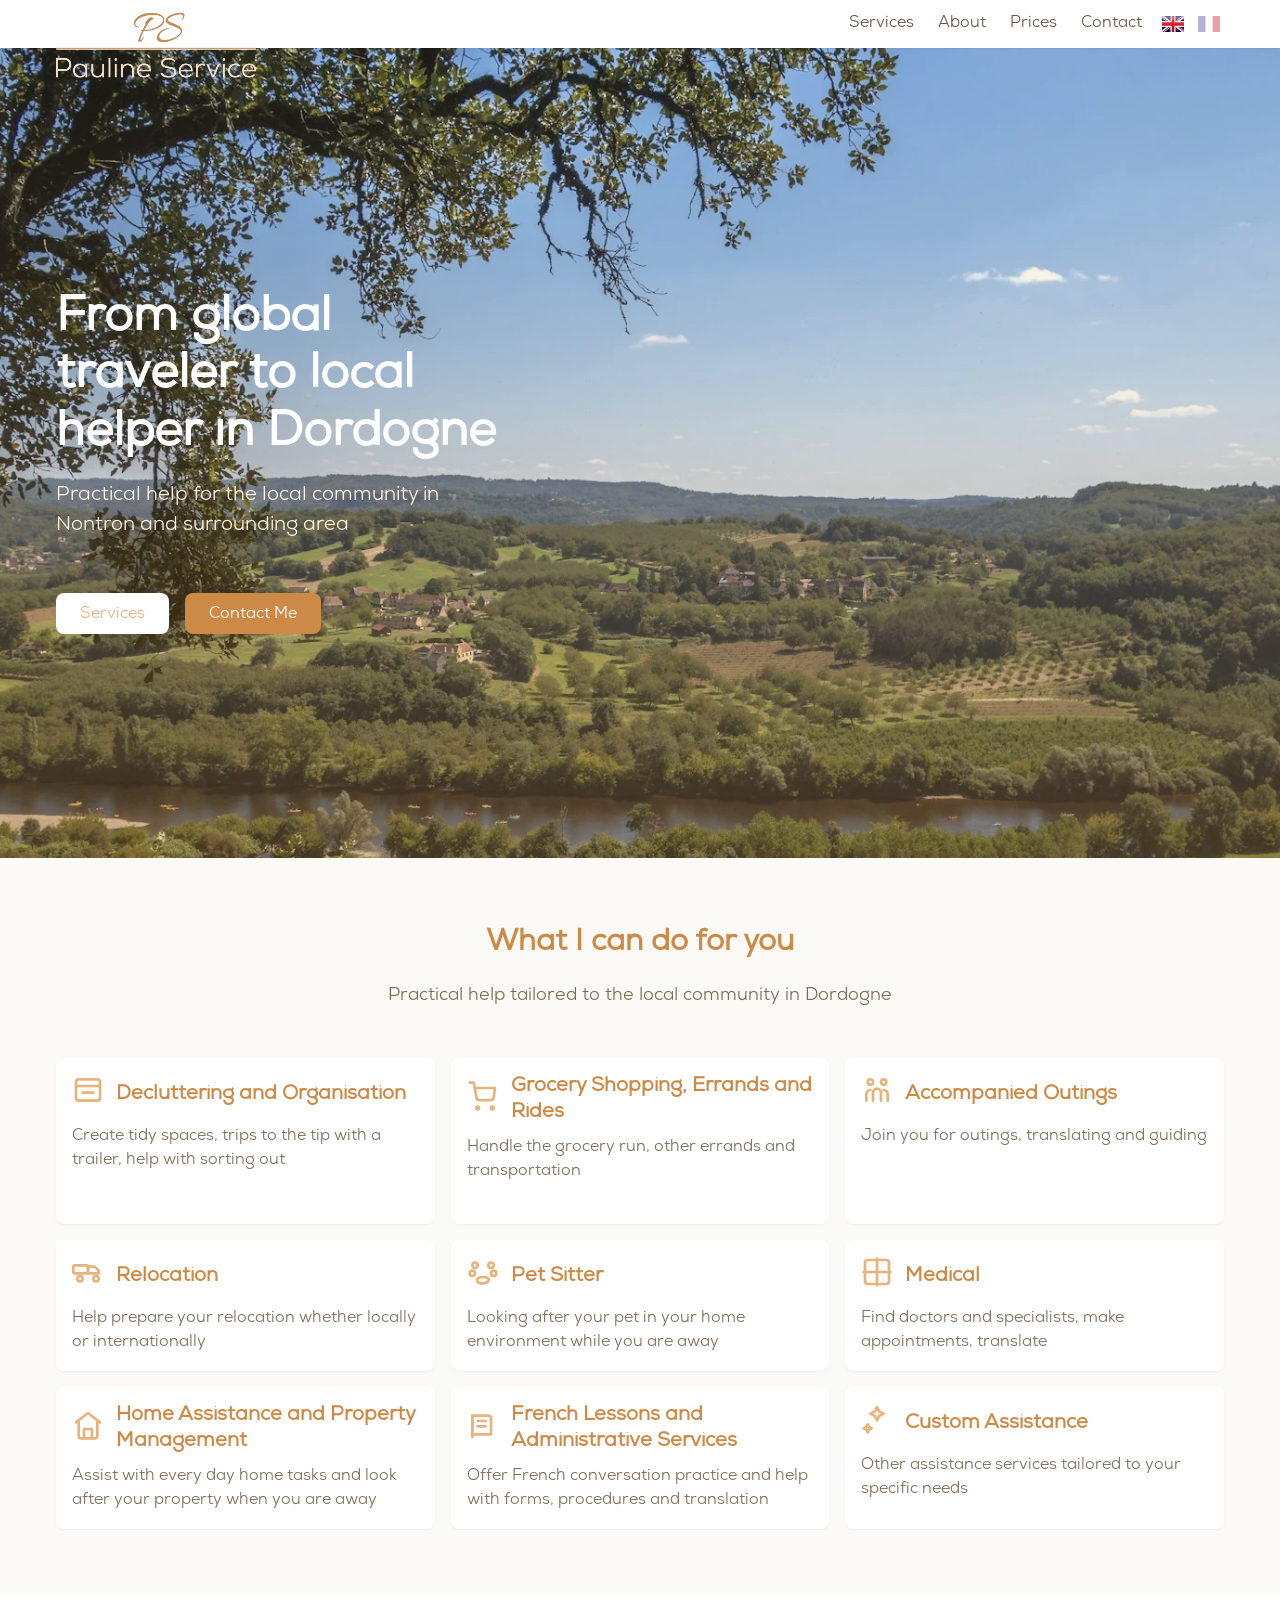
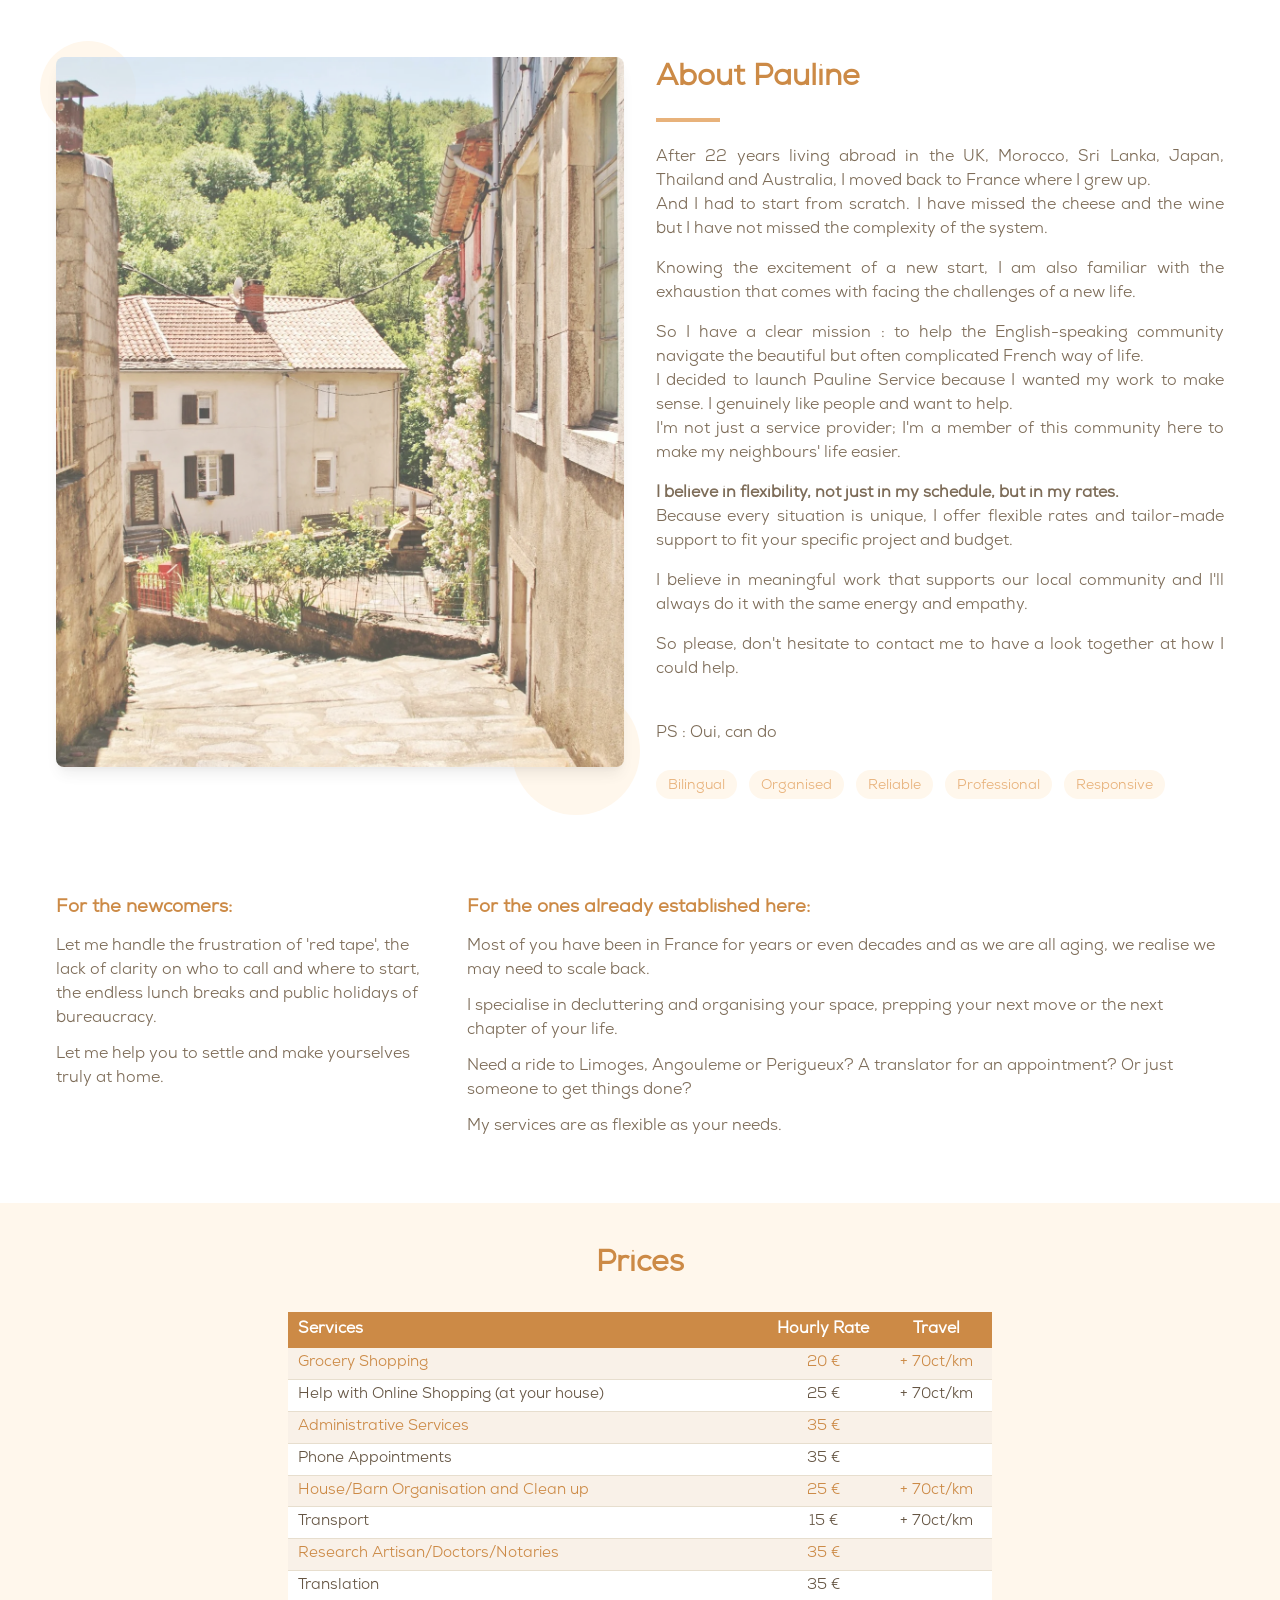
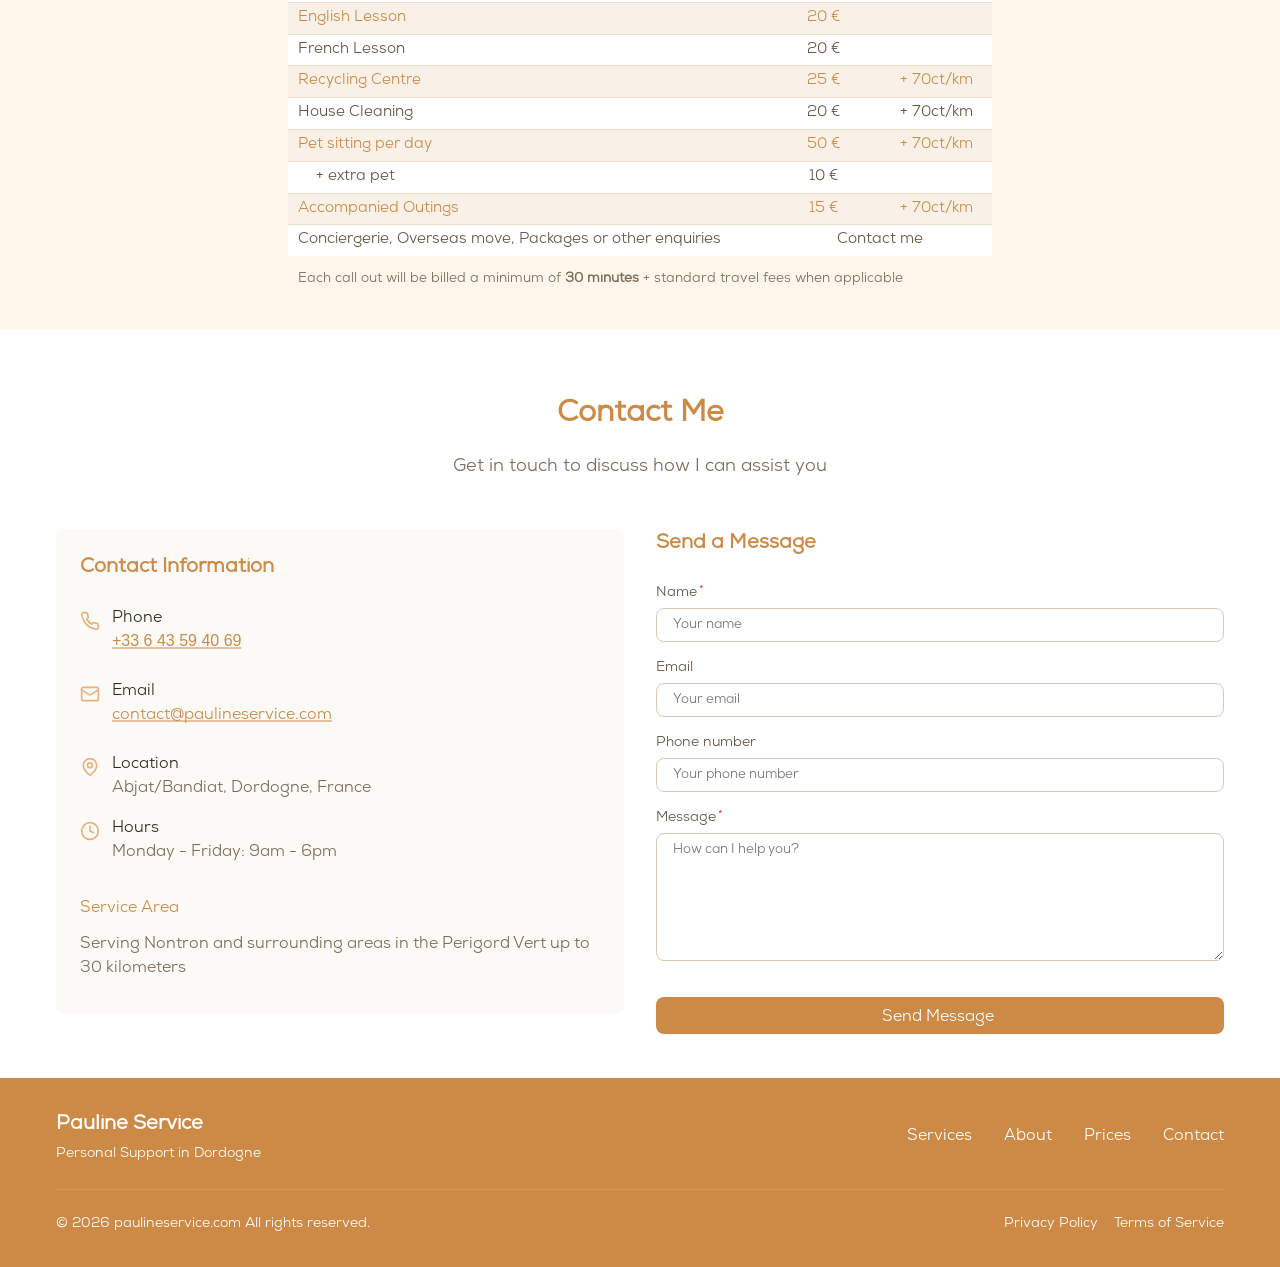
<file: index.html>
<!DOCTYPE html>
<html lang="en">
<head>
  <meta charset="UTF-8">
  <meta name="viewport" content="width=device-width, initial-scale=1, maximum-scale=1, user-scalable=no">

  <link rel="stylesheet" href="styles.css">
  <link rel="icon" href="assets/favicon/favicon.ico" type="image/x-icon">

  <!-- PNG icons for modern browsers -->
  <link rel="icon" type="image/png" sizes="32x32" href="/assets/favicon/favicon-32x32.png">
  <link rel="icon" type="image/png" sizes="16x16" href="/assets/favicon/favicon-16x16.png">

  <!-- Apple touch icon (iOS home screen) -->
  <link rel="apple-touch-icon" sizes="180x180" href="/assets/favicon/apple-touch-icon.png">
  <!-- For Android / Chrome -->
  <link rel="icon" type="image/png" sizes="192x192" href="/android-chrome-192x192.png">
  <link rel="icon" type="image/png" sizes="512x512" href="/android-chrome-512x512.png">
  <!-- Optional: web app manifest -->
  <link rel="manifest" href="assets/favicon/site.webmanifest">
  <!-- Basic SEO -->
  <meta charset="UTF-8">
  <meta name="viewport" content="width=device-width, initial-scale=1.0">
  <meta name="description" content="Pauline Service - Personal services in Nontron, Dordogne (24), France. Reliable, caring, and professional assistance for your everyday needs.">
  <meta name="keywords" content="Pauline Service, service to person, personal support, Nontron, Dordogne, Dordogne services, France">
  <meta name="author" content="Pauline Service">
  <meta name="robots" content="index, follow">
  <link rel="canonical" href="https://www.paulineservice.com/">


  <meta property="og:title" content="Pauline Service - Personal Services in Nontron">
  <meta property="og:description" content="Reliable personal services and assistance in Nontron, Dordogne (24).">
  <meta property="og:type" content="website">
  <meta property="og:url" content="https://www.paulineservice.fr/">
  <meta property="og:image" content="https://via.placeholder.com/1200x630.png?text=Pauline+Service">


  <!-- Location metadata -->
  <meta name="geo.region" content="FR-24">
  <meta name="geo.placename" content="Nontron">
  <meta name="geo.position" content="45.5295;0.6644">
  <meta name="ICBM" content="45.5295, 0.6644">

  <script type="application/ld+json">
  {
    "@context": "https://schema.org",
    "@type": "LocalBusiness",
    "name": "Pauline Service",
    "image": "https://via.placeholder.com/1200x630.png?text=Pauline+Service",
    "@id": "https://www.paulineservice.com/",
    "url": "https://www.paulineservice.com/",
    "address": {
      "@type": "PostalAddress",
      "streetAddress": "Nontron",
      "addressLocality": "Nontron",
      "postalCode": "24300",
      "addressCountry": "FR"
    },
    "geo": {
      "@type": "GeoCoordinates",
      "latitude": 45.5295,
      "longitude": 0.6644
    },
    "description": "Pauline Service offers high-quality, trustworthy, and caring personal services in Nontron, Perigord Vert, Dordogne (24), France.",
    "areaServed": {
      "@type": "Place",
      "name": "Nontron, Dordogne, France"
    }
  }
  </script>

  <title data-i18n="page_title">Pauline Service - Personal Support in Nontron Area</title>

</head>
<body>
  <header class="header">
    <div class="container header-container">
      <div class="logo" id="logo-home">
        <img  src="assets/logo.png" alt="Pauline Service"  class="logo-text " />
      </div>
      <button id="menu-toggle" class="menu-toggle">
        <svg id="menu-icon" xmlns="http://www.w3.org/2000/svg" width="24" height="24" viewBox="0 0 24 24" fill="none" stroke="currentColor" stroke-width="2" stroke-linecap="round" stroke-linejoin="round"><line x1="4" x2="20" y1="12" y2="12"/><line x1="4" x2="20" y1="6" y2="6"/><line x1="4" x2="20" y1="18" y2="18"/></svg>
        <svg id="close-icon" class="hidden" xmlns="http://www.w3.org/2000/svg" width="24" height="24" viewBox="0 0 24 24" fill="none" stroke="currentColor" stroke-width="2" stroke-linecap="round" stroke-linejoin="round"><path d="M18 6 6 18"/><path d="m6 6 12 12"/></svg>
      </button>
      <nav class="desktop-nav">
        <a href="#services" class="nav-link" data-i18n="nav_services">Services</a>
        <a href="#about" class="nav-link" data-i18n="nav_about">About</a>
        <a href="#prices" class="nav-link" data-i18n="nav_prices">Prices</a>
        <!--<a href="#testimonials" class="nav-link">Testimonials</a>-->
        <a href="#contact" class="nav-link nav-link-emphasis" data-i18n="nav_contact">Contact</a>
        <div class="lang-switcher">
          <button class="lang-btn" data-lang="en" aria-label="English">
            <img src="assets/images/uk.png" alt="EN" class="lang-flag">
          </button>
          <button class="lang-btn" data-lang="fr" aria-label="Français">
            <img src="assets/images/fr.png" alt="FR" class="lang-flag">
          </button>
        </div>
      </nav>
    </div>
    <!-- Mobile menu -->
    <div id="mobile-menu" class="mobile-menu hidden">
      <div class="container mobile-menu-container">
        <a href="#services" class="nav-link" data-i18n="nav_services">Services</a>
        <a href="#about" class="nav-link" data-i18n="nav_about">About</a>
        <a href="#prices" class="nav-link" data-i18n="nav_prices">Prices</a>
        <!--<a href="#testimonials" class="nav-link">Testimonials</a>-->
        <a href="#contact" class="nav-link" data-i18n="nav_contact">Contact</a>
        <div class="lang-switcher lang-switcher-mobile">
          <button class="lang-btn" data-lang="en" aria-label="English">
            <img src="assets/images/uk.png" alt="EN" class="lang-flag">
          </button>
          <button class="lang-btn" data-lang="fr" aria-label="Français">
            <img src="assets/images/fr.png" alt="FR" class="lang-flag">
          </button>
        </div>
      </div>
    </div>
  </header>
  <main>
    <!-- Hero Section -->
    <section class="hero">
      <div id="parallax-bg" class="parallax-bg"></div>
      <div class="hero-overlay"></div>
      <div class="container hero-content">
        <h1 class="hero-title" data-i18n="hero_title">From global traveler to local helper in Dordogne</h1>
        <p class="hero-subtitle" data-i18n="hero_subtitle">Practical help for the local community in Nontron and surrounding area</p>
        <div class="hero-buttons">
          <a href="#services" class="btn btn-light"><span data-i18n="hero_btn_services">Services</span></a>
          <a href="#contact" class="btn btn-primary"><span data-i18n="hero_btn_contact">Contact Me</span></a>
        </div>
      </div>
    </section>
    <!-- Services Section -->
    <section id="services" class="services">
      <div class="container">
        <div class="section-header">
          <h2 class="section-title" data-i18n="services_title">What I can do for you</h2>
          <p class="section-description desc-tablet" data-i18n="services_description">Practical help tailored to the local community in Dordogne</p>
          <p class="section-description desc-mobile" data-i18n="services_description">Practical help tailored to the local community in Dordogne</p>
        </div>
        <div class="services-grid-wrap">
        <div class="services-grid" id="services-grid">
          <div class="service-card">
            <div class="service-header">
              <div class="service-icon">
                <!-- Decluttering / organisation icon -->
                <svg xmlns="http://www.w3.org/2000/svg" width="32" height="32" viewBox="0 0 24 24" fill="none" stroke="currentColor" stroke-width="2" stroke-linecap="round" stroke-linejoin="round">
                  <rect x="3" y="4" width="18" height="16" rx="2"/>
                  <path d="M3 9h18"/>
                  <path d="M8 14h8"/>
                </svg>
              </div>
              <h3 class="service-title" data-i18n="svc_declutter_title">Decluttering and Organisation</h3>
              <div class="service-grid-spacer"></div>
            </div>
            <button class="service-back" type="button" aria-label="Show less"><</button>
            <button class="service-toggle" type="button" aria-label="Show more">></button>
            <div class="service-body">

<div class="service-clip">
                <div class="service-slider">
                  <div class="service-panel service-summary">
                    <p class="service-description" data-i18n="svc_declutter_summary">Create tidy spaces, trips to the tip with a trailer, help with sorting out</p>
                  </div>
                  <div class="service-panel service-detail" data-i18n="svc_declutter_detail">
                    <ul class="service-detail-list">
                      <li>I can create efficient storage, help you to sort out what is important for you to keep, what can be going to the recyclerie or to the tip and what can be sold</li>
                      <li>I can give you the extra motivation you need to get started on the project that you have been putting off for a while</li>
                    </ul>
                  </div>
                </div>
              </div>
            </div>
          </div>
          <div class="service-card">
            <div class="service-header">
              <div class="service-icon">
                <!-- Grocery / errands icon -->
                <svg xmlns="http://www.w3.org/2000/svg" width="32" height="32" viewBox="0 0 24 24" fill="none" stroke="currentColor" stroke-width="2" stroke-linecap="round" stroke-linejoin="round">
                  <circle cx="8" cy="21" r="1"/>
                  <circle cx="19" cy="21" r="1"/>
                  <path d="M2 2h3l2.2 11.5a2 2 0 0 0 2 1.6h8.7a2 2 0 0 0 2-1.6L21 6H6"/>
                </svg>
              </div>
              <h3 class="service-title" data-i18n="svc_grocery_title">Grocery Shopping, Errands and Rides</h3>
              <div class="service-grid-spacer"></div>
            </div>
            <button class="service-back" type="button" aria-label="Show less"><</button>
            <button class="service-toggle" type="button" aria-label="Show more">></button>
            <div class="service-body">

<div class="service-clip">
                <div class="service-slider">
                  <div class="service-panel service-summary">
                    <p class="service-description" data-i18n="svc_grocery_summary">Handle the grocery run, other errands and transportation</p>
                  </div>
                  </br>
                  <div class="service-panel service-detail" data-i18n="svc_grocery_detail">
                    <ul class="service-detail-list">
                      <li>I can shop, pack and deliver groceries, with or without you, from the supermarkets or weekly fresh produce markets</li>
                      <li>I can run your errands, help you with mundane tasks</li>
                      <li>I can drive you to where you need to be, airport, train stations, shopping centres, doctor's appointments</li>
                    </ul>
                  </div>
                </div>
              </div>
            </div>
          </div>
          <div class="service-card">
            <div class="service-header">
              <div class="service-icon">
                <!-- Accompanied outings icon -->
                <svg width="32" height="32" viewBox="0 0 24 24" xmlns="http://www.w3.org/2000/svg" fill="none" stroke="currentColor" stroke-width="2" stroke-linecap="round" stroke-linejoin="round">
                  <circle cx="7" cy="6" r="2"/>
                  <circle cx="17" cy="6" r="2"/>
                  <path d="M4 20v-5a3 3 0 0 1 3-3h0"/>
                  <path d="M20 20v-5a3 3 0 0 0-3-3h0"/>
                  <path d="M9 20v-6a3 3 0 0 1 3-3h0a3 3 0 0 1 3 3v6"/>
                </svg>
              </div>
              <h3 class="service-title" data-i18n="svc_outings_title">Accompanied Outings</h3>
              <div class="service-grid-spacer"></div>
            </div>
            <button class="service-back" type="button" aria-label="Show less"><</button>
            <button class="service-toggle" type="button" aria-label="Show more">></button>
            <div class="service-body">

<div class="service-clip">
                <div class="service-slider">
                  <div class="service-panel service-summary">
                    <p class="service-description" data-i18n="svc_outings_summary">Join you for outings, translating and guiding</p>
                  </div>
                  <div class="service-panel service-detail" data-i18n="svc_outings_detail">
                    <ul class="service-detail-list">
                      <li>I can be a French-speaking companion for trips you wish to take</li>
                      <li>I can be a personal guide to your friends visiting from abroad, taking them to Perigord Noir or Bordeaux/Cognac vineyards for instance</li>
                      <li>I can also just be a person with whom to have a cup of tea</li>
                    </ul>
                  </div>
                </div>
              </div>
            </div>
          </div>
          <div class="service-card">
            <div class="service-header">
              <div class="service-icon">
                <!-- Relocation icon -->
                <svg xmlns="http://www.w3.org/2000/svg" width="32" height="32" viewBox="0 0 24 24" fill="none" stroke="currentColor" stroke-width="2" stroke-linecap="round" stroke-linejoin="round">
                  <rect x="1" y="7" width="11" height="6" rx="1"/>
                  <path d="M12 8h5l3 3v2h-8z"/>
                  <circle cx="6" cy="17" r="2"/>
                  <circle cx="18" cy="17" r="2"/>
                </svg>
              </div>
              <h3 class="service-title" data-i18n="svc_relocation_title">Relocation</h3>
              <div class="service-grid-spacer"></div>
            </div>
            <button class="service-back" type="button" aria-label="Show less"><</button>
            <button class="service-toggle" type="button" aria-label="Show more">></button>
            <div class="service-body">

<div class="service-clip">
                <div class="service-slider">
                  <div class="service-panel service-summary">
                    <p class="service-description" data-i18n="svc_relocation_summary">Help prepare your relocation whether locally or internationally</p>
                  </div>
                  <div class="service-panel service-detail" data-i18n="svc_relocation_detail">
                    <ul class="service-detail-list">
                      <li>I can help you with your property search</li>
                      <li>I can help you with the sorting, packing/unpacking, choosing a removalist, contact utilities providers and getting all the paperwork sorted</li>
                      <li>I can clean the house prior to sale or prior to moving in</li>
                    </ul>
                  </div>
                </div>
              </div>
            </div>
          </div>
          <div class="service-card">
            <div class="service-header">
              <div class="service-icon">
                <!-- Pet sitter icon -->
                <svg xmlns="http://www.w3.org/2000/svg" width="32" height="32" viewBox="0 0 24 24" fill="none" stroke="currentColor" stroke-width="2" stroke-linecap="round" stroke-linejoin="round">
                  <circle cx="6" cy="7" r="2"/>
                  <circle cx="18" cy="7" r="2"/>
                  <circle cx="4" cy="13" r="2"/>
                  <circle cx="20" cy="13" r="2"/>
                  <path d="M8.5 16.5c1.5-1 5.5-1 7 0s1.5 3.5-3.5 4-5-2.5-3.5-4z"/>
                </svg>
              </div>
              <h3 class="service-title" data-i18n="svc_pet_title">Pet Sitter</h3>
              <div class="service-grid-spacer"></div>
            </div>
            <button class="service-back" type="button" aria-label="Show less"><</button>
            <button class="service-toggle" type="button" aria-label="Show more">></button>
            <div class="service-body">

<div class="service-clip">
                <div class="service-slider">
                  <div class="service-panel service-summary">
                    <p class="service-description" data-i18n="svc_pet_summary">Looking after your pet in your home environment while you are away</p>
                  </div>
                  <div class="service-panel service-detail" data-i18n="svc_pet_detail">
                    <ul class="service-detail-list">
                      <li>I can keep them company, take them for walks and play with them</li>
                      <li>I can look after them as if they were my own and send you pictures and videos</li>
                    </ul>
                  </div>
                </div>
              </div>
            </div>
          </div>
          <div class="service-card">
            <div class="service-header">
              <div class="service-icon">
                <!-- Medical icon -->
                <svg xmlns="http://www.w3.org/2000/svg" width="32" height="32" viewBox="0 0 24 24" fill="none" stroke="currentColor" stroke-width="2" stroke-linecap="round" stroke-linejoin="round">
                  <path d="M12 2v20"/>
                  <path d="M2 12h20"/>
                  <rect x="3" y="3" width="18" height="18" rx="2"/>
                </svg>
              </div>
              <h3 class="service-title" data-i18n="svc_medical_title">Medical</h3>
              <div class="service-grid-spacer"></div>
            </div>
            <button class="service-back" type="button" aria-label="Show less"><</button>
            <button class="service-toggle" type="button" aria-label="Show more">></button>
            <div class="service-body">

<div class="service-clip">
                <div class="service-slider">
                  <div class="service-panel service-summary">
                    <p class="service-description" data-i18n="svc_medical_summary">Find doctors and specialists, make appointments, translate</p>
                  </div>
                  <div class="service-panel service-detail" data-i18n="svc_medical_detail">
                    <ul class="service-detail-list">
                      <li>I can research and call doctors or specialists to make an appointment</li>
                      <li>I can translate during your appointment with the medical professional if required</li>
                      <li>I can drive you to appointments</li>
                      <li>I can help with Ameli and insurance</li>
                      <li>I can assist you in any way you need during your recovery</li>
                    </ul>
                  </div>
                </div>
              </div>
            </div>
          </div>
          <div class="service-card">
            <div class="service-header">
              <div class="service-icon">
                <!-- Home / property icon -->
                <svg xmlns="http://www.w3.org/2000/svg" width="32" height="32" viewBox="0 0 24 24" fill="none" stroke="currentColor" stroke-width="2" stroke-linecap="round" stroke-linejoin="round">
                  <path d="m3 10 9-7 9 7"/>
                  <path d="M5 10v10a2 2 0 0 0 2 2h10a2 2 0 0 0 2-2V10"/>
                  <path d="M9 22v-7h6v7"/>
                </svg>
              </div>
              <h3 class="service-title" data-i18n="svc_home_title">Home Assistance and Property Management</h3>
              <div class="service-grid-spacer"></div>
            </div>
            <button class="service-back" type="button" aria-label="Show less"><</button>
            <button class="service-toggle" type="button" aria-label="Show more">></button>
            <div class="service-body">

<div class="service-clip">
                <div class="service-slider">
                  <div class="service-panel service-summary">
                    <p class="service-description" data-i18n="svc_home_summary">Assist with every day home tasks and look after your property when you are away</p>
                  </div>
                  <div class="service-panel service-detail" data-i18n="svc_home_detail">
                    <ul class="service-detail-list">
                      <li>I can perform light household chores</li>
                      <li>I can look after your house while you are away</li>
                      <li>I can get quotes and coordinate with local tradesmen</li>
                      <li>I can help you turn around your gite for new guests</li>
                      <li>I can manage the gite if you are away</li>
                    </ul>
                  </div>
                </div>
              </div>
            </div>
          </div>
          <div class="service-card">
            <div class="service-header">
              <div class="service-icon">
                <!-- French lessons / admin icon -->
                <svg xmlns="http://www.w3.org/2000/svg" width="32" height="32" viewBox="0 0 24 24" fill="none" stroke="currentColor" stroke-width="2" stroke-linecap="round" stroke-linejoin="round">
                  <path d="M4 5h12a2 2 0 0 1 2 2v12H6a2 2 0 0 0-2 2z"/>
                  <path d="M4 5v14"/>
                  <path d="M8 9h6"/>
                  <path d="M8 13h6"/>
                </svg>
              </div>
              <h3 class="service-title" data-i18n="svc_french_title">French Lessons and Administrative Services</h3>
              <div class="service-grid-spacer"></div>
            </div>
            <button class="service-back" type="button" aria-label="Show less"><</button>
            <button class="service-toggle" type="button" aria-label="Show more">></button>
            <div class="service-body">

<div class="service-clip">
                <div class="service-slider">
                  <div class="service-panel service-summary">
                    <p class="service-description" data-i18n="svc_french_summary">Offer French conversation practice and help with forms, procedures and translation</p>
                  </div>
                  <div class="service-panel service-detail" data-i18n="svc_french_detail">
                    <ul class="service-detail-list">
                      <li>I can help you improve your French conversation and build up your confidence to interact with the local community</li>
                      <li>I can assist with filling out the forms and paperwork</li>
                      <li>I can translate documents</li>
                    </ul>
                    <p class="service-note">Please note, I am not a specialist on Carte de Sejour. I can help to a degree but I do not offer a service to do the procedure for you.</p>
                  </div>
                </div>
              </div>
            </div>
          </div>
          <div class="service-card">
            <div class="service-header">
              <div class="service-icon">
                <!-- Custom assistance icon -->
                <svg xmlns="http://www.w3.org/2000/svg" width="32" height="32" viewBox="0 0 24 24" fill="none" stroke="currentColor" stroke-width="2" stroke-linecap="round" stroke-linejoin="round">
                  <path d="M12 3l1.6 3.3L17 8l-3.4 1.7L12 13l-1.6-3.3L7 8l3.4-1.7z"/>
                  <path d="M5 16l1 2 2 1-2 1-1 2-1-2-2-1 2-1z"/>
                </svg>
              </div>
              <h3 class="service-title" data-i18n="svc_custom_title">Custom Assistance</h3>
              <div class="service-grid-spacer"></div>
            </div>
            <button class="service-back" type="button" aria-label="Show less"><</button>
            <button class="service-toggle" type="button" aria-label="Show more">></button>
            <div class="service-body">

<div class="service-clip">
                <div class="service-slider">
                  <div class="service-panel service-summary">
                    <p class="service-description" data-i18n="svc_custom_summary">Other assistance services tailored to your specific needs</p>
                  </div>
                  <div class="service-panel service-detail" data-i18n="svc_custom_detail">
                    <ul class="service-detail-list">
                      <li>I can do (almost) anything else you can think about</li>
                      <li>My aim is to alleviate the hurdles and make your life here more enjoyable</li>
                    </ul>
                  </div>
                </div>
              </div>
            </div>
          </div>
        </div>
        <div id="services-overlay" class="services-overlay hidden" aria-hidden="true">
          <div class="services-overlay-panel" role="dialog" aria-modal="true" aria-label="Services details">
            <button id="services-overlay-close" class="services-overlay-close" type="button" aria-label="Close services details">
              <svg viewBox="0 0 24 24" aria-hidden="true">
                <path d="M6 6l12 12"></path>
                <path d="M18 6L6 18"></path>
              </svg>
            </button>
            <div id="services-overlay-list" class="services-overlay-list"></div>
          </div>
        </div>
        </div>
      </div>
    </section>
    <!-- About Section -->
    <section id="about" class="about">
      <div class="container">
        <div class="about-grid">
          <div class="about-image-container">
            <div class="about-image-decoration top-left"></div>
            <img
              src="assets/neat.webp"
              alt="Professional woman"
              class="about-image "
            />
            <div class="about-image-decoration bottom-right"></div>
          </div>
          <div class="about-content">
            <h2 class="section-title text-left" data-i18n="about_title">About Pauline</h2>
            <div class="about-divider"></div>
            <p class="about-text" data-i18n="about_text_1">
              After 22 years living abroad in the UK, Morocco, Sri Lanka, Japan, Thailand and Australia, I moved back to France where I grew up. <br>And I had to start from scratch.
              I have missed the cheese and the wine but I have not missed the complexity of the system.
            </p>
            <p class="about-text" data-i18n="about_text_2">
              Knowing the excitement of a new start, I am also familiar with the exhaustion that comes with facing the challenges of a new life.
            </p>
            <p class="about-text" data-i18n="about_text_3">
              So I have a clear mission: to help the English-speaking community navigate the beautiful but often complicated French way of life.<br>
              I decided to launch Pauline Service because I wanted my work to make sense. I genuinely like people and want to help.<br>
              I'm not just a service provider; I'm a member of this community here to make my neighbours' life easier.
            </p>
            <p class="about-text" data-i18n="about_text_4">
              <strong>I believe in flexibility, not just in my schedule, but in my rates.</strong><br>
              Because every situation is unique, I offer flexible rates and tailor-made support to fit your specific project and budget.
              </p>
            <p class="about-text" data-i18n="about_text_5">
              I believe in meaningful work that supports our local community and I'll always do it with the same energy and empathy.
            </p>
            <p class="about-text" data-i18n="about_text_6">
              So please, don't hesitate to contact me to have a look together at how I could help.
            </p>
            <p class="about-text" data-i18n="about_ps"><br>
              PS : Oui, can do
            </p>
            <div class="about-badges">
              <span class="badge"><span data-i18n="badge_bilingual">Bilingual</span></span>
              <span class="badge"><span data-i18n="badge_organised">Organised </span></span>
              <span class="badge"><span data-i18n="badge_reliable">Reliable</span></span>
              <span class="badge"><span data-i18n="badge_professional">Professional</span></span>
              <span class="badge"><span data-i18n="badge_responsive">Responsive</span></span>
            </div>
          </div>
        </div>
      </div>
    </section>
    <!-- Who is it for Section -->
    <section id="who" class="who">
      <div class="container">
        <div class="who-grid">
          <div class="who-column">
            <h3 class="who-title" data-i18n="who_newcomers_title">For the newcomers:</h3>
            <p class="who-text" data-i18n="who_newcomers_text_1">
              Let me handle the frustration of 'red tape', the lack of clarity on who to call and where to start, the endless lunch breaks and public holidays of bureaucracy.
            </p>
            <p class="who-text" data-i18n="who_newcomers_text_2">
              Let me help you to settle and make yourselves truly at home.
            </p>
          </div>
          <div class="who-column">
            <h3 class="who-title" data-i18n="who_established_title">For the ones already established here:</h3>
            <p class="who-text" data-i18n="who_established_text_1">
              Most of you have been in France for years or even decades and as we are all aging, we realise we may need to scale back.
            </p>
            <p class="who-text" data-i18n="who_established_text_2">
              I specialise in decluttering and organising your space, prepping your next move or the next chapter of your life.
            </p>
            <p class="who-text" data-i18n="who_established_text_3">
              Need a ride to Limoges, Angouleme or Perigueux? A translator for an appointment? Or just someone to get things done?
            </p>
            <p class="who-text" data-i18n="who_established_text_4">
              My services are as flexible as your needs.
            </p>
          </div>
        </div>
      </div>
    </section>
    <!-- Testimonials Section -->
    <section id="testimonials" class="testimonials">
      <div class="container">
        <div class="section-header">
          <h2 class="section-title" data-i18n="testimonials_title">Client Testimonials</h2>
          <p class="section-description" data-i18n="testimonials_description">See what our clients have to say about our personal assistance services.</p>
        </div>
        <div class="testimonials-grid">
          <div class="testimonial-card">
            <svg class="quote-icon" xmlns="http://www.w3.org/2000/svg" width="32" height="32" viewBox="0 0 24 24" fill="none" stroke="currentColor" stroke-width="2" stroke-linecap="round" stroke-linejoin="round"><path d="M3 21c3 0 7-1 7-8V5c0-1.25-.756-2.017-2-2H4c-1.25 0-2 .75-2 1.972V11c0 1.25.75 2 2 2 1 0 1 0 1 1v1c0 1-1 2-2 2s-1 .008-1 1.031V20c0 1 0 1 1 1z"/><path d="M15 21c3 0 7-1 7-8V5c0-1.25-.757-2.017-2-2h-4c-1.25 0-2 .75-2 1.972V11c0 1.25.75 2 2 2h.75c0 2.25.25 4-2.75 4v3c0 1 0 1 1 1z"/></svg>
            <p class="testimonial-text" data-i18n="testimonial_1_text">Pauline was a lifesaver when dealing with my property purchase in Dordogne. Her knowledge of both languages and local procedures made everything so much easier.</p>
            <div class="testimonial-author">
              <p class="author-name">Sarah T.</p>
              <p class="author-location">London, UK</p>
            </div>
          </div>
          <div class="testimonial-card">
            <svg class="quote-icon" xmlns="http://www.w3.org/2000/svg" width="32" height="32" viewBox="0 0 24 24" fill="none" stroke="currentColor" stroke-width="2" stroke-linecap="round" stroke-linejoin="round"><path d="M3 21c3 0 7-1 7-8V5c0-1.25-.756-2.017-2-2H4c-1.25 0-2 .75-2 1.972V11c0 1.25.75 2 2 2 1 0 1 0 1 1v1c0 1-1 2-2 2s-1 .008-1 1.031V20c0 1 0 1 1 1z"/><path d="M15 21c3 0 7-1 7-8V5c0-1.25-.757-2.017-2-2h-4c-1.25 0-2 .75-2 1.972V11c0 1.25.75 2 2 2h.75c0 2.25.25 4-2.75 4v3c0 1 0 1 1 1z"/></svg>
            <p class="testimonial-text" data-i18n="testimonial_2_text">As new residents in Nontron, we were overwhelmed with the paperwork. Pauline guided us through every step with patience and expertise.</p>
            <div class="testimonial-author">
              <p class="author-name">David and Emma R.</p>
              <p class="author-location">Sydney, Australia</p>
            </div>
          </div>
          <div class="testimonial-card">
            <svg class="quote-icon" xmlns="http://www.w3.org/2000/svg" width="32" height="32" viewBox="0 0 24 24" fill="none" stroke="currentColor" stroke-width="2" stroke-linecap="round" stroke-linejoin="round"><path d="M3 21c3 0 7-1 7-8V5c0-1.25-.756-2.017-2-2H4c-1.25 0-2 .75-2 1.972V11c0 1.25.75 2 2 2 1 0 1 0 1 1v1c0 1-1 2-2 2s-1 .008-1 1.031V20c0 1 0 1 1 1z"/><path d="M15 21c3 0 7-1 7-8V5c0-1.25-.757-2.017-2-2h-4c-1.25 0-2 .75-2 1.972V11c0 1.25.75 2 2 2h.75c0 2.25.25 4-2.75 4v3c0 1 0 1 1 1z"/></svg>
            <p class="testimonial-text" data-i18n="testimonial_3_text">I couldn't have navigated the French healthcare system without Pauline's help. She arranged all my appointments and even accompanied me when needed.</p>
            <div class="testimonial-author">
              <p class="author-name">John M.</p>
              <p class="author-location">Manchester, UK</p>
            </div>
          </div>
          <div class="testimonial-card">
            <svg class="quote-icon" xmlns="http://www.w3.org/2000/svg" width="32" height="32" viewBox="0 0 24 24" fill="none" stroke="currentColor" stroke-width="2" stroke-linecap="round" stroke-linejoin="round"><path d="M3 21c3 0 7-1 7-8V5c0-1.25-.756-2.017-2-2H4c-1.25 0-2 .75-2 1.972V11c0 1.25.75 2 2 2 1 0 1 0 1 1v1c0 1-1 2-2 2s-1 .008-1 1.031V20c0 1 0 1 1 1z"/><path d="M15 21c3 0 7-1 7-8V5c0-1.25-.757-2.017-2-2h-4c-1.25 0-2 .75-2 1.972V11c0 1.25.75 2 2 2h.75c0 2.25.25 4-2.75 4v3c0 1 0 1 1 1z"/></svg>
            <p class="testimonial-text" data-i18n="testimonial_4_text">Pauline looks after our holiday home when we're away. Her attention to detail and reliability give us complete peace of mind.</p>
            <div class="testimonial-author">
              <p class="author-name">The Wilsons</p>
              <p class="author-location">Melbourne, Australia</p>
            </div>
          </div>
        </div>
      </div>
    </section>
    <!-- Prices Section -->
    <section id="prices" class="prices">
      <div class="container">
        <div class="section-header">
          <h2 class="section-title" data-i18n="prices_title">Prices</h2>
        </div>
        <div class="prices-container">
          <table class="prices-table" id="prices-table"></table>
          <p class="prices-note" data-i18n="prices_note"></p>
        </div>
      </div>
    </section>
    <!-- Contact Section -->
    <section id="contact" class="contact">
      <div class="container">
        <div class="section-header">
          <h2 class="section-title" data-i18n="contact_title">Contact Me</h2>
          <p class="section-description" data-i18n="contact_description">Get in touch to discuss how I can assist you</p>
        </div>
        <div class="contact-grid">
          <div class="contact-info">
            <h3 class="contact-subtitle" data-i18n="contact_info_subtitle">Contact Information</h3>
            <div class="contact-items">
              <div class="contact-item">
                <div class="contact-icon">
                  <svg xmlns="http://www.w3.org/2000/svg" width="20" height="20" viewBox="0 0 24 24" fill="none" stroke="currentColor" stroke-width="2" stroke-linecap="round" stroke-linejoin="round"><path d="M22 16.92v3a2 2 0 0 1-2.18 2 19.79 19.79 0 0 1-8.63-3.07 19.5 19.5 0 0 1-6-6 19.79 19.79 0 0 1-3.07-8.67A2 2 0 0 1 4.11 2h3a2 2 0 0 1 2 1.72 12.84 12.84 0 0 0 .7 2.81 2 2 0 0 1-.45 2.11L8.09 9.91a16 16 0 0 0 6 6l1.27-1.27a2 2 0 0 1 2.11-.45 12.84 12.84 0 0 0 2.81.7A2 2 0 0 1 22 16.92z"/></svg>
                </div>
                <div class="contact-detail">
                  <p class="contact-label" id="contactelt" data-i18n="contact_label_phone">Phone</p>
                  <p class="contact-value">
                    <canvas id="phone-canvas" width="260" height="24" style="cursor:pointer; width:260px; height:24px;"></canvas>
                    <noscript>Enable JavaScript to view the phone number.</noscript>
                    <script>
                    const paragraph = document.getElementById("contactelt");
                    const fontSize = window.getComputedStyle(paragraph).fontSize;
                    const encoded = "KzMzIDYgNDMgNTkgNDAgNjk=";

                    (function () {
                    const decoded = atob(encoded);
                    const digits = decoded.replace(/\s+/g, '');

                    const c = document.getElementById('phone-canvas');
                    const ctx = c.getContext('2d');
                    const themeLinkColor = getComputedStyle(document.documentElement)
                      .getPropertyValue('--color-primary-dark')
                      .trim() || '#cc8a46';

                    // --- Retina / High DPI scaling ---
                    const dpr = window.devicePixelRatio || 1;
                    const cssWidth = c.width;
                    const cssHeight = c.height;
                    c.width = cssWidth * dpr;
                    c.height = cssHeight * dpr;
                    ctx.scale(dpr, dpr);

                    // draw text
                    ctx.font = "400 "+fontSize+" NexaBook, Helvetica";
                    ctx.fillStyle = themeLinkColor;
                    ctx.fillText(decoded, 0, 15);
                    const textWidth = ctx.measureText(decoded).width;
                    const underlineY = 17; // slightly below baseline
                    ctx.beginPath();
                    ctx.moveTo(0, underlineY);
                    ctx.lineTo(0 + textWidth, underlineY);
                    ctx.lineWidth = 1;
                    ctx.strokeStyle = themeLinkColor;
                    ctx.stroke();

                    // make canvas clickable
                    c.addEventListener('click', () => {
                        const tempLink = document.createElement('a');
                        tempLink.href = 'tel:' + digits;
                        tempLink.style.display = 'none';
                        document.body.appendChild(tempLink);
                        tempLink.click();
                        document.body.removeChild(tempLink);
                    });

                    })();
                    </script>



                  </p>
                </div>
              </div>
              <div class="contact-item">
                <div class="contact-icon">
                  <svg xmlns="http://www.w3.org/2000/svg" width="20" height="20" viewBox="0 0 24 24" fill="none" stroke="currentColor" stroke-width="2" stroke-linecap="round" stroke-linejoin="round"><rect width="20" height="16" x="2" y="4" rx="2"/><path d="m22 7-8.97 5.7a1.94 1.94 0 0 1-2.06 0L2 7"/></svg>
                </div>
                <div class="contact-detail">
                  <p class="contact-label" data-i18n="contact_label_email">Email</p>
                  <p class="contact-value">
                    <canvas id="email-canvas" width="340" height="24" style="cursor:pointer; width:340px; height:24px;"></canvas>
                    <noscript>Enable JavaScript to view the address.</noscript>

                    <script>

                    const encdata = "Y29udGFjdEBwYXVsaW5lc2VydmljZS5jb20=";

                    (function () {
                    const decoded = atob(encdata);

                    const c = document.getElementById('email-canvas');
                    const ctx = c.getContext('2d');
                    const themeLinkColor = getComputedStyle(document.documentElement)
                      .getPropertyValue('--color-primary-dark')
                      .trim() || '#cc8a46';

                    // --- Retina / High DPI scaling ---
                    const dpr = window.devicePixelRatio || 1;
                    const cssWidth = c.width;
                    const cssHeight = c.height;
                    c.width = cssWidth * dpr;
                    c.height = cssHeight * dpr;
                    ctx.scale(dpr, dpr);

                    // draw text
                    ctx.font = "400 "+fontSize+" NexaBook, Helvetica";
                    ctx.fillStyle = themeLinkColor;
                    ctx.fillText(decoded, 0, 15);

                    const textWidth = ctx.measureText(decoded).width;
                    const underlineY = 17; // slightly below baseline
                    ctx.beginPath();
                    ctx.moveTo(0, underlineY);
                    ctx.lineTo(0 + textWidth, underlineY);
                    ctx.lineWidth = 1;
                    ctx.strokeStyle = themeLinkColor;
                    ctx.stroke();

                    // make canvas clickable
                    c.addEventListener('click', () => {
                        const tempLink = document.createElement('a');
                        tempLink.href = 'mailto:' + decoded;
                        tempLink.style.display = 'none';
                        document.body.appendChild(tempLink);
                        tempLink.click();
                        document.body.removeChild(tempLink);
                    });


                    })();
                    </script>


                  </p>
                </div>
              </div>
              <div class="contact-item">
                <div class="contact-icon">
                  <svg xmlns="http://www.w3.org/2000/svg" width="20" height="20" viewBox="0 0 24 24" fill="none" stroke="currentColor" stroke-width="2" stroke-linecap="round" stroke-linejoin="round"><path d="M20 10c0 6-8 12-8 12s-8-6-8-12a8 8 0 0 1 16 0Z"/><circle cx="12" cy="10" r="3"/></svg>
                </div>
                <div class="contact-detail">
                  <p class="contact-label" data-i18n="contact_label_location">Location</p>
                  <p class="contact-value">Abjat/Bandiat, Dordogne, France</p>
                </div>
              </div>
              <div class="contact-item">
                <div class="contact-icon">
                  <svg xmlns="http://www.w3.org/2000/svg" width="20" height="20" viewBox="0 0 24 24" fill="none" stroke="currentColor" stroke-width="2" stroke-linecap="round" stroke-linejoin="round"><circle cx="12" cy="12" r="10"/><polyline points="12 6 12 12 16 14"/></svg>
                </div>
                <div class="contact-detail">
                  <p class="contact-label" data-i18n="contact_label_hours">Hours</p>
                  <p class="contact-value" data-i18n="contact_hours_value">Monday - Friday: 9am - 6pm</p>
                </div>
              </div>
            </div>
            <div class="service-area">
              <h4 class="service-area-title" data-i18n="service_area_title">Service Area</h4>
              <p class="service-area-description" data-i18n="service_area_description">
                Serving Nontron and surrounding areas in the Perigord Vert up to 30 kilometers
              </p>
            </div>
          </div>
          <div class="contact-form-container">
            <h3 class="contact-subtitle" data-i18n="contact_form_subtitle">Send a Message</h3>
            <form class="contact-form">
              <div class="form-group">
                <label for="name" class="form-label"><span data-i18n="form_label_name">Name</span><span class="required-star">*</span></label>
                <input type="text" id="name" class="form-input" placeholder="Your name" data-i18n-placeholder="form_placeholder_name">
              </div>
              <div class="form-group">
                <label for="email" class="form-label" data-i18n="form_label_email_field">Email</label>
                <input type="email" id="email" class="form-input" placeholder="Your email" data-i18n-placeholder="form_placeholder_email">
              </div>
              <div class="form-group">
                <label for="phone" class="form-label" data-i18n="form_label_phone_field">Phone number</label>
                <input type="tel" id="phone" class="form-input" placeholder="Your phone number" data-i18n-placeholder="form_placeholder_phone">
              </div>
              <div class="form-group">
                <label for="message" class="form-label"><span data-i18n="form_label_message">Message</span><span class="required-star">*</span></label>
                <textarea id="message" class="form-textarea" rows="4"
                          placeholder="How can I help you?" data-i18n-placeholder="form_placeholder_message"></textarea>
              </div>
              <button type="submit" class="btn btn-primary btn-block"><span data-i18n="form_submit">Send Message</span> <span class="spinner"></span></button>
            </form>
          </div>
        </div>
      </div>
    </section>
  </main>
  <footer class="footer">
    <div class="container">
      <div class="footer-top">
        <div class="footer-brand">
          <h3 class="footer-title" id="footer-title">Pauline Service</h3>
          <p class="footer-subtitle" data-i18n="footer_subtitle">Personal Support in Dordogne</p>
        </div>
        <div class="footer-nav">
          <a href="#services" class="footer-link" data-i18n="footer_nav_services">Services</a>
          <a href="#about" class="footer-link" data-i18n="footer_nav_about">About</a>
          <a href="#prices" class="footer-link" data-i18n="footer_nav_prices">Prices</a>
          <!--<a href="#testimonials" class="footer-link">Testimonials</a>-->
          <a href="#contact" class="footer-link" data-i18n="footer_nav_contact">Contact</a>
        </div>
      </div>
      <div class="footer-bottom">
        <p class="copyright">
          © <span id="current-year"></span> paulineservice.com <span data-i18n="footer_rights">All rights reserved.</span>
        </p>
        <div class="footer-legal">
          <a href="/privacy.html" class="footer-legal-link" data-i18n="footer_privacy">Privacy Policy</a>
          <a href="/terms.html" class="footer-legal-link" data-i18n="footer_terms">Terms of Service</a>
        </div>
      </div>
    </div>
  </footer>
  <script src="script.js"></script>
  <script src="assets/js/i18n.js"></script>
</body>
</html>
</file>
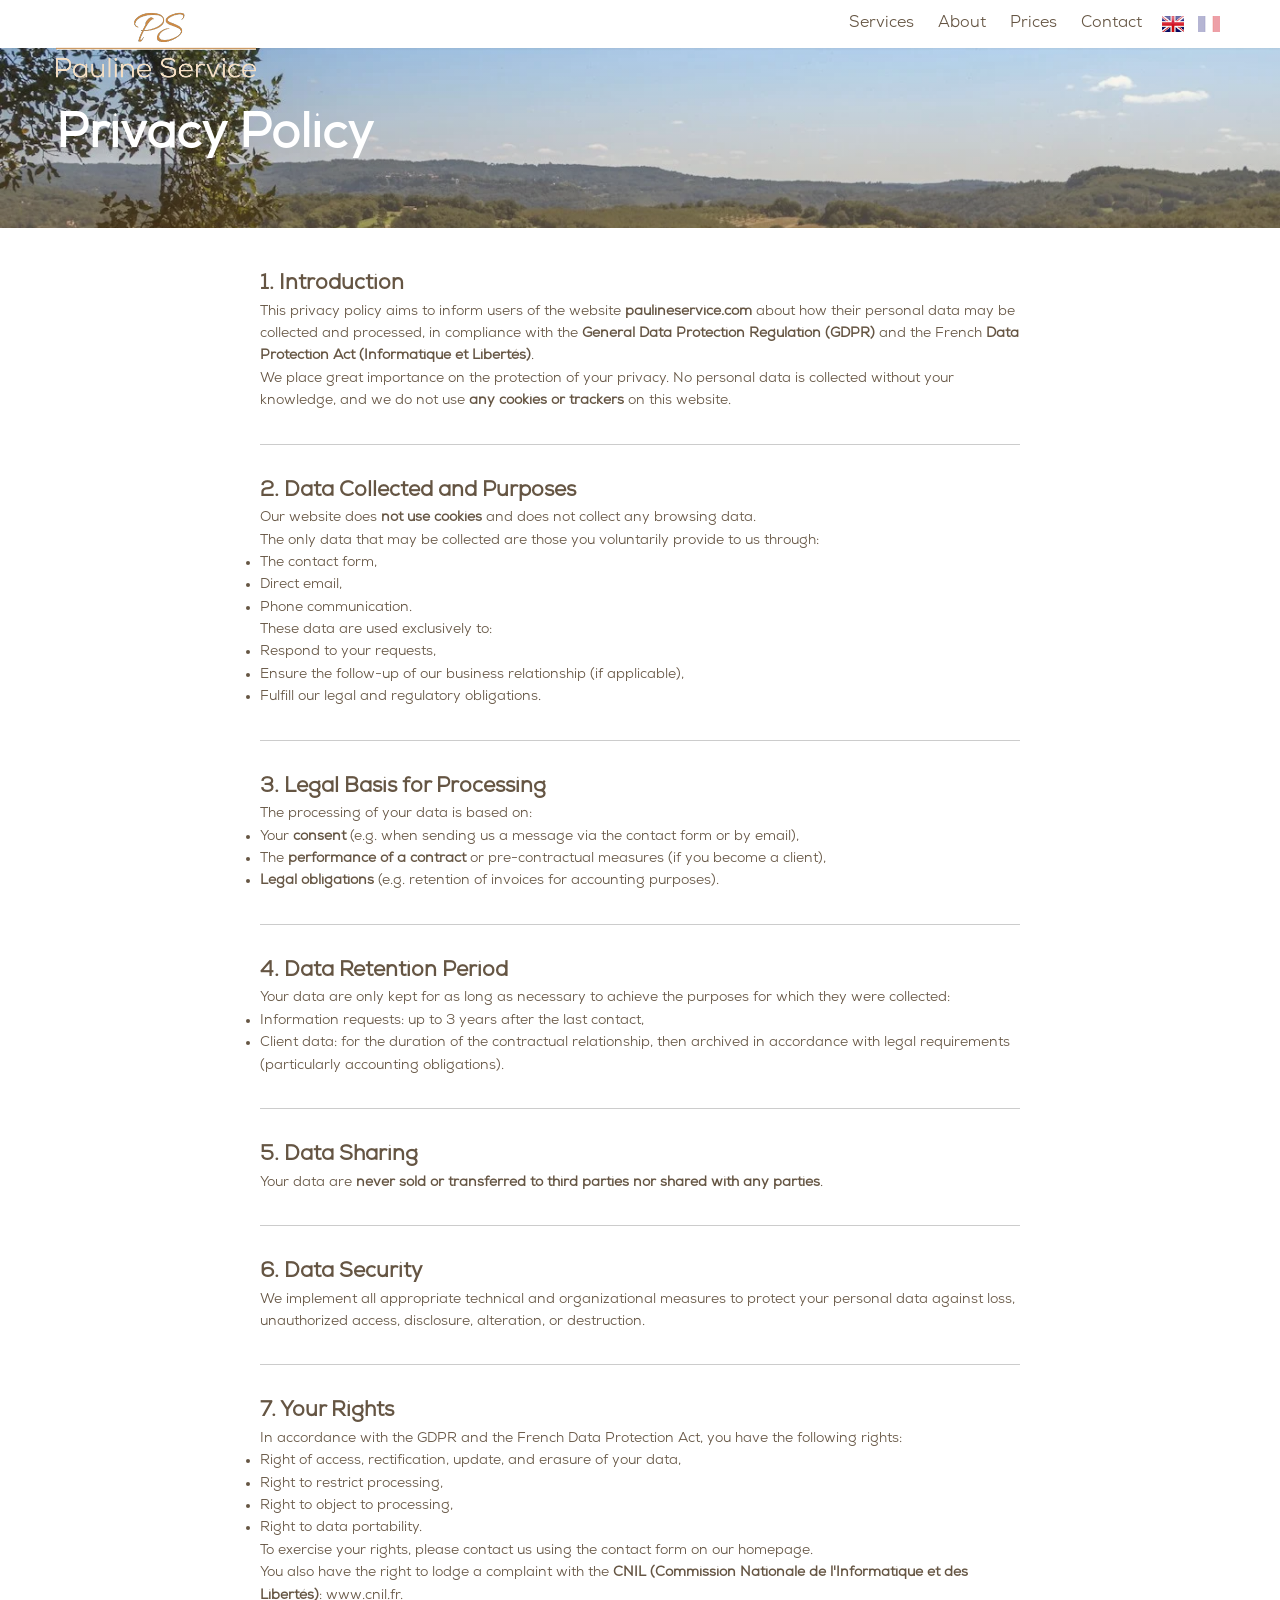
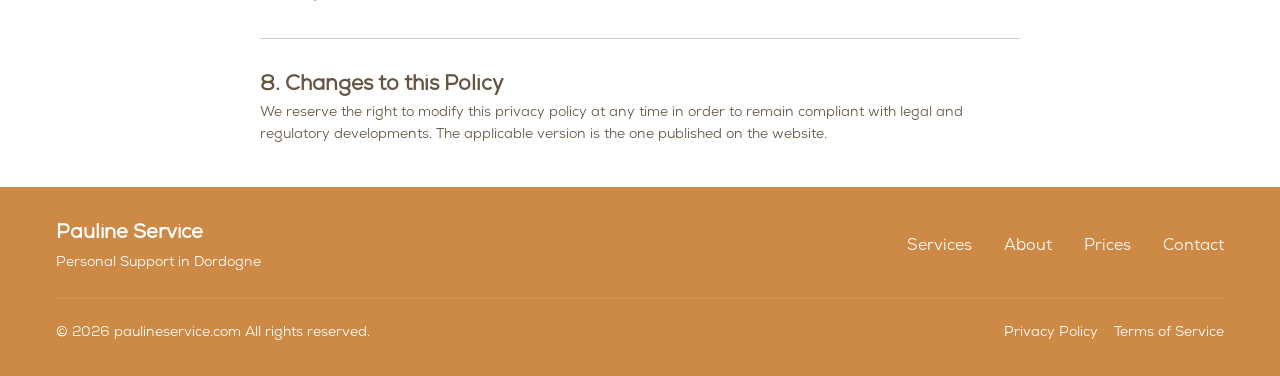
<file: privacy.html>
<!DOCTYPE html>
<html lang="en">
<head>
  <meta charset="UTF-8">
  <meta name="viewport" content="width=device-width, initial-scale=1, maximum-scale=1, user-scalable=no">

  <link rel="stylesheet" href="styles.css">
  <link rel="icon" href="assets/favicon/favicon.ico" type="image/x-icon">

  <!-- PNG icons for modern browsers -->
  <link rel="icon" type="image/png" sizes="32x32" href="/assets/favicon/favicon-32x32.png">
  <link rel="icon" type="image/png" sizes="16x16" href="/assets/favicon/favicon-16x16.png">

  <!-- Apple touch icon (iOS home screen) -->
  <link rel="apple-touch-icon" sizes="180x180" href="/assets/favicon/apple-touch-icon.png">
  <!-- For Android / Chrome -->
  <link rel="icon" type="image/png" sizes="192x192" href="/android-chrome-192x192.png">
  <link rel="icon" type="image/png" sizes="512x512" href="/android-chrome-512x512.png">
  <!-- Optional: web app manifest -->
  <link rel="manifest" href="assets/favicon/site.webmanifest">
  <!-- Basic SEO -->
  <meta charset="UTF-8">
  <meta name="viewport" content="width=device-width, initial-scale=1.0">
  <meta name="description" content="Pauline Service - Personal services in Nontron, Dordogne (24), France. Reliable, caring, and professional assistance for your everyday needs.">
  <meta name="keywords" content="Pauline Service, service to person, personal support, Nontron, Dordogne, Dordogne services, France">
  <meta name="author" content="Pauline Service">
  <meta name="robots" content="index, follow">
  <link rel="canonical" href="https://www.paulineservice.com/">


  <meta property="og:title" content="Pauline Service - Your Personal Support in Nontron">
  <meta property="og:description" content="Reliable personal services and support in Nontron, Dordogne (24).">
  <meta property="og:type" content="website">
  <meta property="og:url" content="https://www.paulineservice.fr/">
  <meta property="og:image" content="https://via.placeholder.com/1200x630.png?text=Pauline+Service">


  <!-- Location metadata -->
  <meta name="geo.region" content="FR-24">
  <meta name="geo.placename" content="Nontron">
  <meta name="geo.position" content="45.5295;0.6644">
  <meta name="ICBM" content="45.5295, 0.6644">

  <script type="application/ld+json">
  {
    "@context": "https://schema.org",
    "@type": "LocalBusiness",
    "name": "Pauline Service",
    "image": "https://via.placeholder.com/1200x630.png?text=Pauline+Service",
    "@id": "https://www.paulineservice.com/",
    "url": "https://www.paulineservice.com/",
    "address": {
      "@type": "PostalAddress",
      "streetAddress": "Nontron",
      "addressLocality": "Nontron",
      "postalCode": "24300",
      "addressCountry": "FR"
    },
    "geo": {
      "@type": "GeoCoordinates",
      "latitude": 45.5295,
      "longitude": 0.6644
    },
    "description": "Pauline Service offers high-quality, trustworthy, and caring personal services in Nontron, Perigord Vert, Dordogne (24), France.",
    "areaServed": {
      "@type": "Place",
      "name": "Nontron, Dordogne, France"
    }
  }
  </script>

  <title data-i18n="page_title">Pauline Service - Personal Support in Nontron Area</title>
  <style>
    .hero {
        height:20vh;
    }
    .privacy-container {
      font-size:14px;
      line-height: 1.6;
      max-width: 800px;
      margin: 40px auto;
      padding: 0 20px;
    }
    hr {
      border: none;
      border-top: 1px solid #ccc;
      margin: 30px 0;
    }
  </style>
</head>
<body>
  <header class="header">
    <div class="container header-container">
      <div class="logo" id="logo-home">
        <img  src="assets/logo.png" alt="Pauline Service"  class="logo-text " />
      </div>
      <button id="menu-toggle" class="menu-toggle">
        <svg id="menu-icon" xmlns="http://www.w3.org/2000/svg" width="24" height="24" viewBox="0 0 24 24" fill="none" stroke="currentColor" stroke-width="2" stroke-linecap="round" stroke-linejoin="round"><line x1="4" x2="20" y1="12" y2="12"/><line x1="4" x2="20" y1="6" y2="6"/><line x1="4" x2="20" y1="18" y2="18"/></svg>
        <svg id="close-icon" class="hidden" xmlns="http://www.w3.org/2000/svg" width="24" height="24" viewBox="0 0 24 24" fill="none" stroke="currentColor" stroke-width="2" stroke-linecap="round" stroke-linejoin="round"><path d="M18 6 6 18"/><path d="m6 6 12 12"/></svg>
      </button>
      <nav class="desktop-nav">
        <a href="/index.html#services" class="nav-link" data-i18n="nav_services">Services</a>
        <a href="/index.html#about" class="nav-link" data-i18n="nav_about">About</a>
        <a href="/index.html#prices" class="nav-link" data-i18n="nav_prices">Prices</a>
        <!--<a href="#testimonials" class="nav-link">Testimonials</a>-->
        <a href="/index.html#contact" class="nav-link nav-link-emphasis" data-i18n="nav_contact">Contact</a>
        <div class="lang-switcher">
          <button class="lang-btn" data-lang="en" aria-label="English">
            <img src="assets/images/uk.png" alt="EN" class="lang-flag">
          </button>
          <button class="lang-btn" data-lang="fr" aria-label="Français">
            <img src="assets/images/fr.png" alt="FR" class="lang-flag">
          </button>
        </div>
      </nav>
    </div>
    <!-- Mobile menu -->
    <div id="mobile-menu" class="mobile-menu hidden">
      <div class="container mobile-menu-container">
        <a href="/index.html#services" class="nav-link" data-i18n="nav_services">Services</a>
        <a href="/index.html#about" class="nav-link" data-i18n="nav_about">About</a>
        <a href="/index.html#prices" class="nav-link" data-i18n="nav_prices">Prices</a>
        <!--<a href="#testimonials" class="nav-link">Testimonials</a>-->
        <a href="/index.html#contact" class="nav-link" data-i18n="nav_contact">Contact</a>
        <div class="lang-switcher lang-switcher-mobile">
          <button class="lang-btn" data-lang="en" aria-label="English">
            <img src="assets/images/uk.png" alt="EN" class="lang-flag">
          </button>
          <button class="lang-btn" data-lang="fr" aria-label="Français">
            <img src="assets/images/fr.png" alt="FR" class="lang-flag">
          </button>
        </div>
      </div>
    </div>
  </header>
  <section class="hero">
      <div id="parallax-bg" class="parallax-bg"></div>
      <div class="hero-overlay"></div>
      <div class="container hero-content">
        <h1 class="hero-title" data-i18n="privacy_page_title">Privacy Policy</h1>
      </div>
    </section>
  <div class="privacy-container" data-i18n="privacy_content">

  <h2>1. Introduction</h2>
  <p>
    This privacy policy aims to inform users of the website <strong>paulineservice.com</strong>
    about how their personal data may be collected and processed, in compliance with the
    <strong>General Data Protection Regulation (GDPR)</strong> and the French
    <strong>Data Protection Act (Informatique et Libertés)</strong>.
  </p>
  <p>
    We place great importance on the protection of your privacy. No personal data is collected
    without your knowledge, and we do not use <strong>any cookies or trackers</strong> on this website.
  </p>

  <hr>

  <h2>2. Data Collected and Purposes</h2>
  <p>
    Our website does <strong>not use cookies</strong> and does not collect any browsing data.
  </p>
  <p>
    The only data that may be collected are those you voluntarily provide to us through:
  </p>
  <ul>
    <li>The contact form,</li>
    <li>Direct email,</li>
    <li>Phone communication.</li>
  </ul>
  <p>
    These data are used exclusively to:
  </p>
  <ul>
    <li>Respond to your requests,</li>
    <li>Ensure the follow-up of our business relationship (if applicable),</li>
    <li>Fulfill our legal and regulatory obligations.</li>
  </ul>

  <hr>

  <h2>3. Legal Basis for Processing</h2>
  <p>
    The processing of your data is based on:
  </p>
  <ul>
    <li>Your <strong>consent</strong> (e.g. when sending us a message via the contact form or by email),</li>
    <li>The <strong>performance of a contract</strong> or pre-contractual measures (if you become a client),</li>
    <li><strong>Legal obligations</strong> (e.g. retention of invoices for accounting purposes).</li>
  </ul>

  <hr>

  <h2>4. Data Retention Period</h2>
  <p>
    Your data are only kept for as long as necessary to achieve the purposes for which they were collected:
  </p>
  <ul>
    <li>Information requests: up to 3 years after the last contact,</li>
    <li>Client data: for the duration of the contractual relationship, then archived in accordance
        with legal requirements (particularly accounting obligations).</li>
  </ul>

  <hr>

  <h2>5. Data Sharing</h2>
  <p>
    Your data are <strong>never sold or transferred to third parties nor shared with any parties</strong>.
  </p>

  <hr>

  <h2>6. Data Security</h2>
  <p>
    We implement all appropriate technical and organizational measures to protect your personal data
    against loss, unauthorized access, disclosure, alteration, or destruction.
  </p>

  <hr>

  <h2>7. Your Rights</h2>
  <p>
    In accordance with the GDPR and the French Data Protection Act, you have the following rights:
  </p>
  <ul>
    <li>Right of access, rectification, update, and erasure of your data,</li>
    <li>Right to restrict processing,</li>
    <li>Right to object to processing,</li>
    <li>Right to data portability.</li>
  </ul>
  <p>
    To exercise your rights, please contact us using the <a href="/#contact">contact form</a> on our homepage.
  </p>
  <p>
    You also have the right to lodge a complaint with the
    <strong>CNIL (Commission Nationale de l'Informatique et des Libertés)</strong>:
    <a href="https://www.cnil.fr" target="_blank">www.cnil.fr</a>.
  </p>

  <hr>

  <h2>8. Changes to this Policy</h2>
  <p>
    We reserve the right to modify this privacy policy at any time in order to remain compliant with
    legal and regulatory developments. The applicable version is the one published on the website.
  </p>
  </div>
  <footer class="footer">
    <div class="container">
      <div class="footer-top">
        <div class="footer-brand">
          <h3 class="footer-title" id="footer-title">Pauline Service</h3>
          <p class="footer-subtitle" data-i18n="footer_subtitle">Personal Support in Dordogne</p>
        </div>
        <div class="footer-nav">
          <a href="/index.html#services" class="footer-link" data-i18n="footer_nav_services">Services</a>
          <a href="/index.html#about" class="footer-link" data-i18n="footer_nav_about">About</a>
          <a href="/index.html#prices" class="footer-link" data-i18n="footer_nav_prices">Prices</a>
          <!--<a href="#testimonials" class="footer-link">Testimonials</a>-->
          <a href="/index.html#contact" class="footer-link" data-i18n="footer_nav_contact">Contact</a>
        </div>
      </div>
      <div class="footer-bottom">
        <p class="copyright">
          © <span id="current-year"></span> paulineservice.com <span data-i18n="footer_rights">All rights reserved.</span>
        </p>
        <div class="footer-legal">
          <a href="/privacy.html" class="footer-legal-link" data-i18n="footer_privacy">Privacy Policy</a>
          <a href="/terms.html" class="footer-legal-link" data-i18n="footer_terms">Terms of Service</a>
        </div>
      </div>
    </div>
  </footer>
  </body>
  <script src="script.js"></script>
  <script src="assets/js/i18n.js"></script>
</html>
</file>
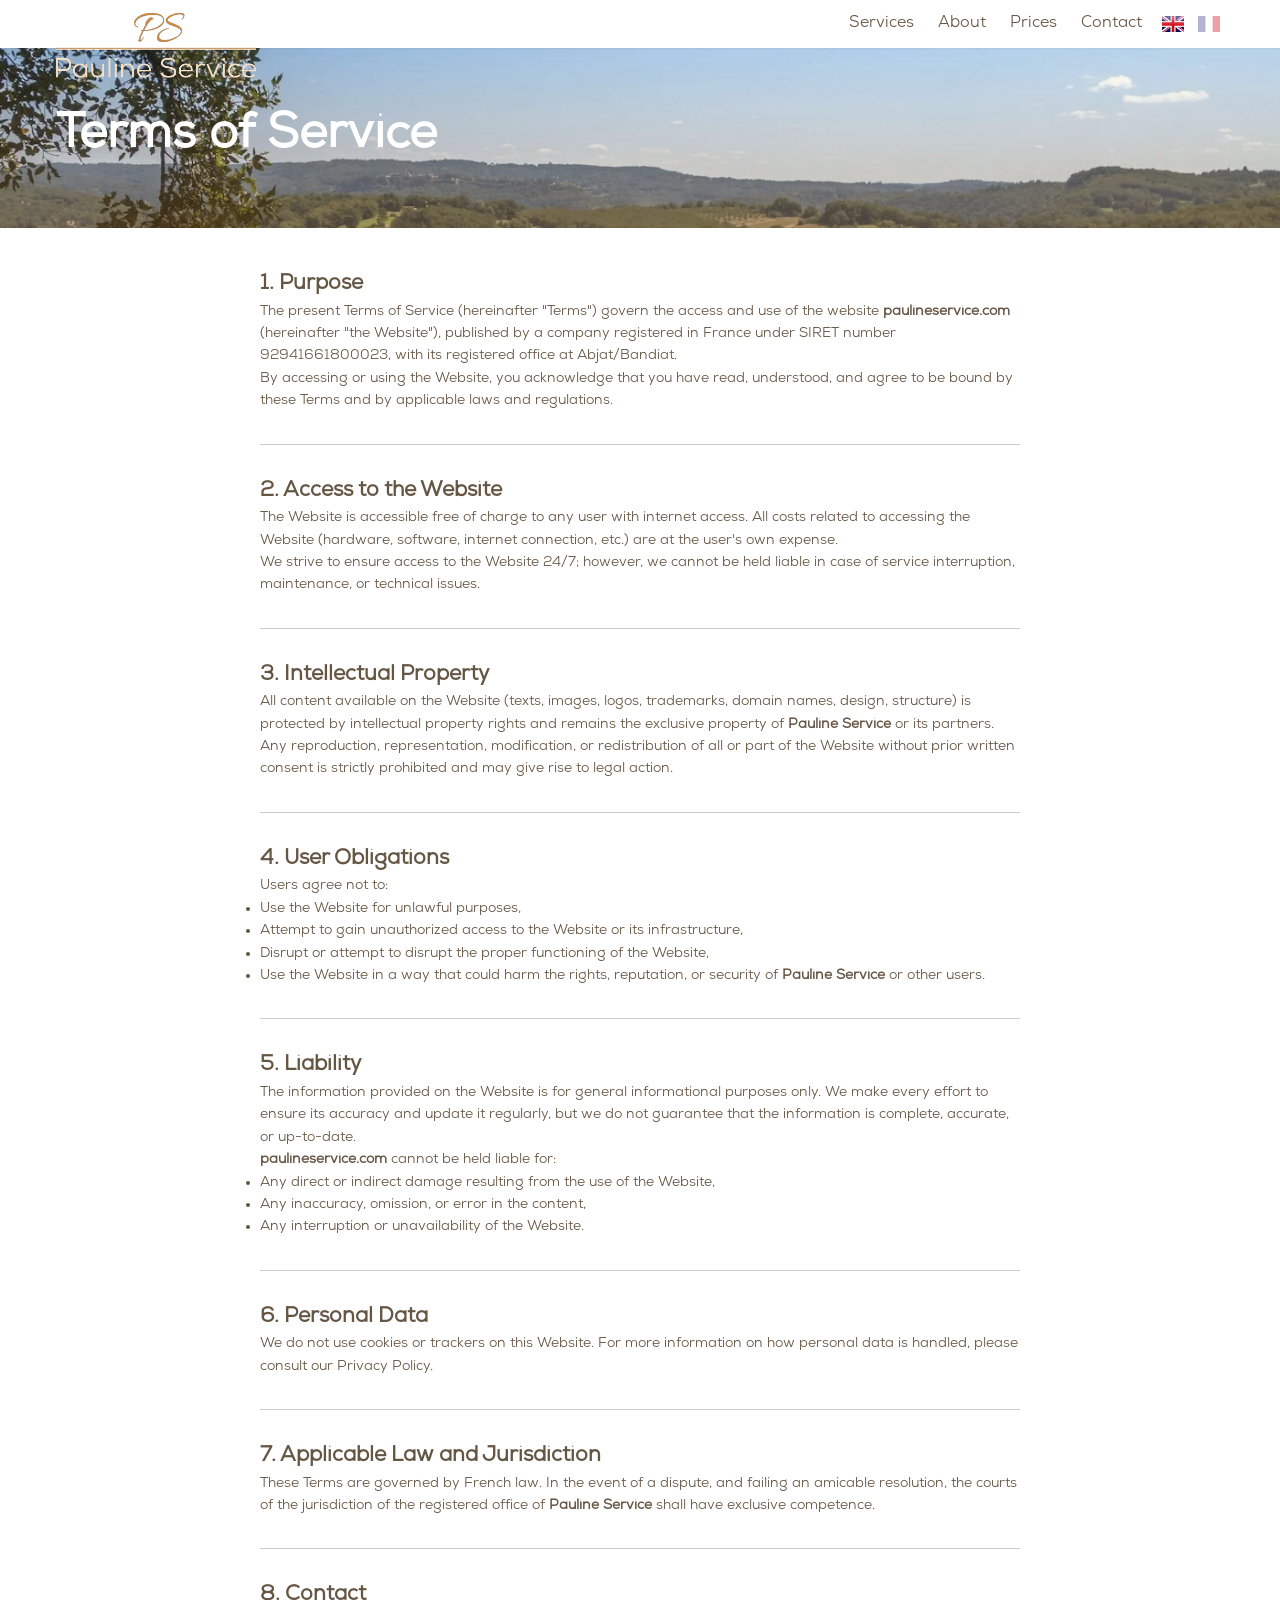
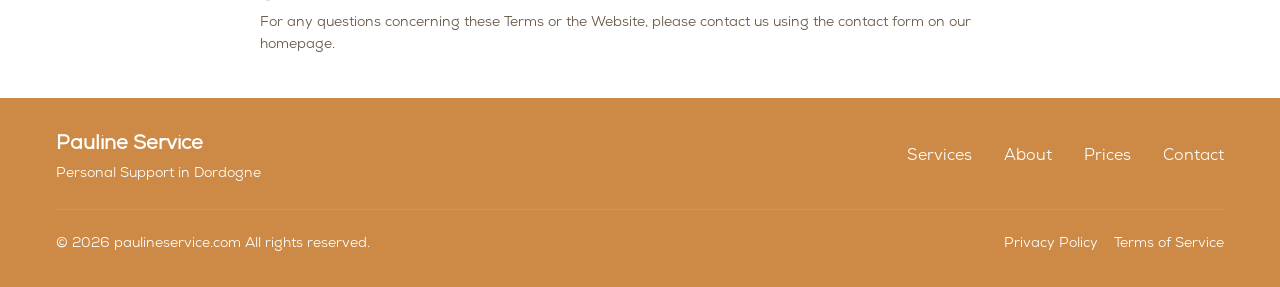
<file: terms.html>
<!DOCTYPE html>
<html lang="en">
<head>
  <meta charset="UTF-8">
  <meta name="viewport" content="width=device-width, initial-scale=1, maximum-scale=1, user-scalable=no">

  <link rel="stylesheet" href="styles.css">

  <!-- Basic SEO -->
  <meta charset="UTF-8">
  <meta name="viewport" content="width=device-width, initial-scale=1.0">
  <meta name="description" content="Pauline Service - Personal services in Nontron, Dordogne (24), France. Reliable, caring, and professional assistance for your everyday needs.">
  <meta name="keywords" content="Pauline Service, service to person, personal support, Nontron, Dordogne, Dordogne services, France">
  <meta name="author" content="Pauline Service">
  <meta name="robots" content="index, follow">
  <link rel="canonical" href="https://www.paulineservice.com/">


  <meta property="og:title" content="Pauline Service - Your Personal Support in Nontron">
  <meta property="og:description" content="Reliable personal services and support in Nontron, Dordogne (24).">
  <meta property="og:type" content="website">
  <meta property="og:url" content="https://www.paulineservice.fr/">
  <meta property="og:image" content="https://via.placeholder.com/1200x630.png?text=Pauline+Service">


  <!-- Location metadata -->
  <meta name="geo.region" content="FR-24">
  <meta name="geo.placename" content="Nontron">
  <meta name="geo.position" content="45.5295;0.6644">
  <meta name="ICBM" content="45.5295, 0.6644">

  <script type="application/ld+json">
  {
    "@context": "https://schema.org",
    "@type": "LocalBusiness",
    "name": "Pauline Service",
    "image": "https://via.placeholder.com/1200x630.png?text=Pauline+Service",
    "@id": "https://www.paulineservice.com/",
    "url": "https://www.paulineservice.com/",
    "address": {
      "@type": "PostalAddress",
      "streetAddress": "Nontron",
      "addressLocality": "Nontron",
      "postalCode": "24300",
      "addressCountry": "FR"
    },
    "geo": {
      "@type": "GeoCoordinates",
      "latitude": 45.5295,
      "longitude": 0.6644
    },
    "description": "Pauline Service offers high-quality, trustworthy, and caring personal services in Nontron, Perigord Vert, Dordogne (24), France.",
    "areaServed": {
      "@type": "Place",
      "name": "Nontron, Dordogne, France"
    }
  }
  </script>

  <title data-i18n="page_title">Pauline Service - Personal Support in Nontron Area</title>
  <style>
    .hero {
        height:20vh;
    }
    hr {
      border: none;
      border-top: 1px solid #ccc;
      margin: 30px 0;
    }
    .terms-container {
      font-size:14px;
      line-height: 1.6;
      max-width: 800px;
      margin: 40px auto;
      padding: 0 20px;
    }
  </style>
</head>
<body>
  <header class="header">
    <div class="container header-container">
      <div class="logo" id="logo-home">
        <img  src="assets/logo.png" alt="Pauline Service"  class="logo-text " />
      </div>
      <button id="menu-toggle" class="menu-toggle">
        <svg id="menu-icon" xmlns="http://www.w3.org/2000/svg" width="24" height="24" viewBox="0 0 24 24" fill="none" stroke="currentColor" stroke-width="2" stroke-linecap="round" stroke-linejoin="round"><line x1="4" x2="20" y1="12" y2="12"/><line x1="4" x2="20" y1="6" y2="6"/><line x1="4" x2="20" y1="18" y2="18"/></svg>
        <svg id="close-icon" class="hidden" xmlns="http://www.w3.org/2000/svg" width="24" height="24" viewBox="0 0 24 24" fill="none" stroke="currentColor" stroke-width="2" stroke-linecap="round" stroke-linejoin="round"><path d="M18 6 6 18"/><path d="m6 6 12 12"/></svg>
      </button>
      <nav class="desktop-nav">
        <a href="/index.html#services" class="nav-link" data-i18n="nav_services">Services</a>
        <a href="/index.html#about" class="nav-link" data-i18n="nav_about">About</a>
        <a href="/index.html#prices" class="nav-link" data-i18n="nav_prices">Prices</a>
        <!--<a href="#testimonials" class="nav-link">Testimonials</a>-->
        <a href="/index.html#contact" class="nav-link nav-link-emphasis" data-i18n="nav_contact">Contact</a>
        <div class="lang-switcher">
          <button class="lang-btn" data-lang="en" aria-label="English">
            <img src="assets/images/uk.png" alt="EN" class="lang-flag">
          </button>
          <button class="lang-btn" data-lang="fr" aria-label="Français">
            <img src="assets/images/fr.png" alt="FR" class="lang-flag">
          </button>
        </div>
      </nav>
    </div>
    <!-- Mobile menu -->
    <div id="mobile-menu" class="mobile-menu hidden">
      <div class="container mobile-menu-container">
        <a href="/index.html#services" class="nav-link" data-i18n="nav_services">Services</a>
        <a href="/index.html#about" class="nav-link" data-i18n="nav_about">About</a>
        <a href="/index.html#prices" class="nav-link" data-i18n="nav_prices">Prices</a>
        <!--<a href="#testimonials" class="nav-link">Testimonials</a>-->
        <a href="/index.html#contact" class="nav-link" data-i18n="nav_contact">Contact</a>
        <div class="lang-switcher lang-switcher-mobile">
          <button class="lang-btn" data-lang="en" aria-label="English">
            <img src="assets/images/uk.png" alt="EN" class="lang-flag">
          </button>
          <button class="lang-btn" data-lang="fr" aria-label="Français">
            <img src="assets/images/fr.png" alt="FR" class="lang-flag">
          </button>
        </div>
      </div>
    </div>
  </header>
    <section class="hero">
      <div id="parallax-bg" class="parallax-bg"></div>
      <div class="hero-overlay"></div>
      <div class="container hero-content">
        <h1 class="hero-title" data-i18n="terms_page_title">Terms of Service</h1>
      </div>
    </section>
  <div class="terms-container" data-i18n="terms_content">
  <h2>1. Purpose</h2>
  <p>
    The present Terms of Service (hereinafter "Terms") govern the access and use of the website
    <strong>paulineservice.com</strong> (hereinafter "the Website"), published by a company registered in France under SIRET number 92941661800023,
    with its registered office at Abjat/Bandiat.
  </p>
  <p>
    By accessing or using the Website, you acknowledge that you have read, understood, and agree
    to be bound by these Terms and by applicable laws and regulations.
  </p>

  <hr>

  <h2>2. Access to the Website</h2>
  <p>
    The Website is accessible free of charge to any user with internet access. All costs related
    to accessing the Website (hardware, software, internet connection, etc.) are at the user's
    own expense.
  </p>
  <p>
    We strive to ensure access to the Website 24/7; however, we cannot be held liable in case of
    service interruption, maintenance, or technical issues.
  </p>

  <hr>

  <h2>3. Intellectual Property</h2>
  <p>
    All content available on the Website (texts, images, logos, trademarks, domain names, design,
    structure) is protected by intellectual property rights and remains the exclusive property of
    <strong>Pauline Service</strong> or its partners.
  </p>
  <p>
    Any reproduction, representation, modification, or redistribution of all or part of the Website
    without prior written consent is strictly prohibited and may give rise to legal action.
  </p>

  <hr>

  <h2>4. User Obligations</h2>
  <p>
    Users agree not to:
  </p>
  <ul>
    <li>Use the Website for unlawful purposes,</li>
    <li>Attempt to gain unauthorized access to the Website or its infrastructure,</li>
    <li>Disrupt or attempt to disrupt the proper functioning of the Website,</li>
    <li>Use the Website in a way that could harm the rights, reputation, or security of
        <strong>Pauline Service</strong> or other users.</li>
  </ul>

  <hr>

  <h2>5. Liability</h2>
  <p>
    The information provided on the Website is for general informational purposes only. We make
    every effort to ensure its accuracy and update it regularly, but we do not guarantee that the
    information is complete, accurate, or up-to-date.
  </p>
  <p>
    <strong>paulineservice.com</strong> cannot be held liable for:
  </p>
  <ul>
    <li>Any direct or indirect damage resulting from the use of the Website,</li>
    <li>Any inaccuracy, omission, or error in the content,</li>
    <li>Any interruption or unavailability of the Website.</li>
  </ul>

  <hr>

  <h2>6. Personal Data</h2>
  <p>
    We do not use cookies or trackers on this Website. For more information on how personal data
    is handled, please consult our <a href="/privacy.html">Privacy Policy</a>.
  </p>

  <hr>

  <h2>7. Applicable Law and Jurisdiction</h2>
  <p>
    These Terms are governed by French law. In the event of a dispute, and failing an amicable
    resolution, the courts of the jurisdiction of the registered office of <strong>Pauline Service</strong>
    shall have exclusive competence.
  </p>

  <hr>

  <h2>8. Contact</h2>
  <p>
    For any questions concerning these Terms or the Website, please contact us using the
    <a href="/#contact">contact form</a> on our homepage.
  </p>
  </div>
  <footer class="footer">
    <div class="container">
      <div class="footer-top">
        <div class="footer-brand">
          <h3 class="footer-title" id="footer-title">Pauline Service</h3>
          <p class="footer-subtitle" data-i18n="footer_subtitle">Personal Support in Dordogne</p>
        </div>
        <div class="footer-nav">
          <a href="/index.html#services" class="footer-link" data-i18n="footer_nav_services">Services</a>
          <a href="/index.html#about" class="footer-link" data-i18n="footer_nav_about">About</a>
          <a href="/index.html#prices" class="footer-link" data-i18n="footer_nav_prices">Prices</a>
          <!--<a href="#testimonials" class="footer-link">Testimonials</a>-->
          <a href="/index.html#contact" class="footer-link" data-i18n="footer_nav_contact">Contact</a>
        </div>
      </div>
      <div class="footer-bottom">
        <p class="copyright">
          © <span id="current-year"></span> paulineservice.com <span data-i18n="footer_rights">All rights reserved.</span>
        </p>
        <div class="footer-legal">
          <a href="/privacy.html" class="footer-legal-link" data-i18n="footer_privacy">Privacy Policy</a>
          <a href="/terms.html" class="footer-legal-link" data-i18n="footer_terms">Terms of Service</a>
        </div>
      </div>
    </div>
  </footer>
  </body>
  <script src="script.js"></script>
  <script src="assets/js/i18n.js"></script>
</html>
</file>
<file: styles.css>
/* Base styles */
:root {
  --color-primary: #e8b27b;
  --color-primary-dark: #cc8a46;
  --color-primary-light: #f6dfc3;
  --color-primary-lightest: #fff7ec;
  --color-accent-amber: #f0c18f;
  --color-focus-ring: rgba(232, 178, 123, 0.26);
  --color-white: #ffffff;
  --color-black: #000000;
  --color-gray-50: #fcfaf6;
  --color-gray-100: #f6f1e8;
  --color-gray-200: #e7dece;
  --color-gray-300: #d7cab7;
  --color-gray-400: #b8a992;
  --color-gray-500: #978671;
  --color-gray-600: #7d6c58;
  --color-gray-700: #655543;
  --color-gray-800: #4a3f33;
  --color-gray-900: #312a23;
  --shadow-sm: 0 1px 2px 0 rgba(0, 0, 0, 0.05);
  --shadow: 0 1px 3px 0 rgba(0, 0, 0, 0.1), 0 1px 2px 0 rgba(0, 0, 0, 0.06);
  --shadow-md: 0 4px 6px -1px rgba(0, 0, 0, 0.1), 0 2px 4px -1px rgba(0, 0, 0, 0.06);
  --shadow-lg: 0 10px 15px -3px rgba(0, 0, 0, 0.1), 0 4px 6px -2px rgba(0, 0, 0, 0.05);
  --border-radius-sm: 0.25rem;
  --border-radius: 0.5rem;
  --border-radius-lg: 0.75rem;
  --border-radius-full: 9999px;
}

@font-face {
    font-family: NexaBook;
    src: url("assets/nexa-book.otf") format("opentype");
}

html {
  overflow-x: hidden;          /* hide any overflow that reaches the root */
  width: 100%;                 /* guarantee the root never exceeds the viewport */
  max-width: 100%;
  box-sizing: border-box;
}
*, *::before, *::after {
  box-sizing: inherit;
}

* {
  margin: 0;
  padding: 0;
  box-sizing: border-box;
  font-family: NexaBook;
}
body {
  font-family: NexaBook, Helvetica, Arial, sans-serif;
  line-height: 1.5;
  color: var(--color-gray-700);
  background-color: var(--color-white);
  overflow-x: hidden;          /* hide any overflow that reaches the root */
  width: 100%;                 /* guarantee the root never exceeds the viewport */
  max-width: 100%;
  box-sizing: border-box;
}
.container {
  width: 100%;
  max-width: 1200px;
  margin-left: auto;
  margin-right: auto;
  padding-left: 1rem;
  padding-right: 1rem;
}
a, button, [role="button"] {
  cursor: pointer;
}
a {
  text-decoration: none;
  color: inherit;
}
img {
  max-width: 100%;
  height: auto;
}
.hidden {
  display: none !important;
}
.btn {
  display: inline-block;
  font-weight: 500;
  padding: 0.55rem 1.5rem;
  border-radius: var(--border-radius);
  text-align: center;
  transition: all 0.2s ease-in-out;
  cursor: pointer;
  border: none;
  display: inline-flex;
  align-items: center;
  justify-content: center;
  transform: translateY(20px);
  font-size:16px;
}
.btn-light {
  background-color: var(--color-white);
  color: var(--color-primary);
}
.btn-light:hover {
  background-color: var(--color-primary-lightest);
}
.btn-primary {
  background-color: var(--color-primary-dark);
  color: var(--color-white);
}
.btn-primary:hover {
  background-color: var(--color-primary);
}
.btn-block {
  display: block;
  width: 100%;
}
.btn span {
  display: inline-block;
  transform: translateY(2px); /* moves only the text */
}
.required-star {
  color: #d93025;          /* a vivid red */
  margin-left: 0.15em;     /* tiny space after the label text */
  font-size: 0.9em;        /* slightly smaller than the label */
  vertical-align: middle; /* keep it aligned with the text baseline */
}
/* ---- button states --------------------------------------------------- */
.btn-send {
  transition: background-color 0.3s ease, color 0.3s ease;
}

/* success / error colours – you can tweak them */
.btn-success { background:#28a745 !important; color:#fff !important; }
.btn-error   { background:#dc3545 !important; color:#fff !important; }
button.btn-send:disabled { opacity: .7; cursor: not-allowed; }
/* ---- simple spinner (CSS only) -------------------------------------- */
.dots {
  display: inline-flex;
  gap: .75rem;                     /* space between the three circles */
}

/* --------------------------------------------------------------
   4️⃣  Individual dot – tiny circle that fades in/out
   -------------------------------------------------------------- */
.dots span {
  width: .35rem;
  height: .35rem;
  background: currentColor;        /* inherits button colour */
  border-radius: 50%;
  opacity: 0;                      /* start invisible */
  animation: dot-fade 1.2s infinite;
}

/* Stagger the three dots */
.dots span:nth-child(1) { animation-delay: 0s; }
.dots span:nth-child(2) { animation-delay: 0.2s; }
.dots span:nth-child(3) { animation-delay: 0.4s; }

/* --------------------------------------------------------------
   5️⃣  Fade animation – 0 → 1 → 0 (smooth)
   -------------------------------------------------------------- */
@keyframes dot-fade {
  0%, 80% { opacity: 0; }
  40%    { opacity: 1; }
}

.section-header {
  text-align: center;
  margin-bottom: 3rem;
}
.section-title {
  font-size: 1.875rem;
  font-weight: 700;
  color: var(--color-primary-dark);
  margin-bottom: 1rem;
}
.section-description {
  font-size: 1.125rem;
  color: var(--color-gray-600);
  max-width: 36rem;
  margin-left: auto;
  margin-right: auto;
}
.text-left {
  text-align: left;
}
/* Header styles */
.header {
  position: sticky;
  top: 0;
  z-index: 50;
  width: 100%;
  background-color: rgba(255, 255, 255, 0.95);
  backdrop-filter: blur(4px);
  box-shadow: var(--shadow-sm);
}
.header-container {
  display: flex;
  justify-content: space-between;
  align-items: center;
  padding-top: 0.75rem;
  padding-bottom: 0.75rem;
  position:relative;
  overflow:visible;
}
.logo {
  display: flex;
  align-items: center;
}
.logo-text {
  font-size: 1.25rem;
  font-weight: 600;
  color: var(--color-primary);
  position:absolute;
  transform: translateY(1.05rem);
  width:200px;
  z-index:100;
  cursor:pointer;
}
.logo-badge {
  margin-left: 0.5rem;
  font-size: 0.75rem;
  background-color: var(--color-primary-lightest);
  color: var(--color-primary);
  padding: 0.125rem 0.5rem;
  border-radius: var(--border-radius-full);
}
.logo-badge span {
  display: inline-block;
  transform: translateY(2px); /* moves only the text */
}
.menu-toggle {
  display: block;
  color: var(--color-gray-700);
  background: none;
  border: none;
  cursor: pointer;
}
.desktop-nav {
  display: none;
}
.nav-link {
  color: var(--color-gray-700);
  transition: color 0.2s ease-in-out;
  margin-left: 1.5rem;
}
.nav-link:hover, .nav-link:focus {
  color: var(--color-primary);
}
.nav-link-emphasis {
  font-weight: 500;
}
.mobile-menu {
  position: absolute;
  top: 100%;
  left: 0;
  right: 0;
  background-color: var(--color-white);
  border-bottom: 1px solid var(--color-gray-200);
  box-shadow: var(--shadow-lg);
}
.mobile-menu-container {
  display: flex;
  flex-direction: column;
  padding-top: 0.75rem;
  padding-bottom: 0.75rem;
}
.mobile-menu .nav-link {
  margin: 0.75rem 0;
}
/* Hero section */
.hero {
  position: relative;
  height: 90vh;
  overflow: hidden;
}
.parallax-bg {
  position: absolute;
  inset: 0;
  z-index: 0;
  background-image: url('assets/river.webp');
  background-size: cover;
  background-position: center;
  height: 120%;
  top: -10%;
}
.hero-overlay {
  position: absolute;
  inset: 0;
  background: linear-gradient(to bottom, rgba(246, 223, 195, 0.1), rgba(204, 138, 70, 0.3));
  z-index: 10;
}
.hero-content {
  position: relative;
  z-index: 20;
  height: 100%;
  display: flex;
  flex-direction: column;
  justify-content: center;
}
.hero-title {
  font-size: 2.25rem;
  font-weight: 700;
  color: var(--color-white);
  line-height: 1.2;
  max-width: 28rem;
}
.hero-subtitle {
  margin-top: 1rem;
  font-size: 1.25rem;
  color: #fff4e5;
  max-width: 28rem;
  
}
.hero-buttons {
  margin-top: 2rem;
  display: flex;
  flex-direction: column;
  gap: 1rem;
}
/* Services section */
.services {
  padding: 4rem 0;
  background-color: var(--color-gray-50);
}
.services-grid {
  display: grid;
  grid-template-columns: repeat(1, 1fr);
  gap: 1rem;
}
.services-grid-wrap {
  position: relative;
}
.service-card {
  background-color: var(--color-white);
  border-radius: var(--border-radius);
  box-shadow: var(--shadow-sm);
  transition: box-shadow 0.3s ease;
  position: relative;
  overflow: hidden;
  cursor: pointer;
  display: flex;
  flex-direction: column;
  gap: 10px;
  padding: 16px;
}
.service-card:hover {
  box-shadow: var(--shadow-md);
}
.service-header {
  display: flex;
  align-items: center;
  gap: 12px;
}
.service-icon {
  color: var(--color-primary);
  flex-shrink: 0;
}
.service-title {
  font-size: 1.25rem;
  font-weight: 600;
  color: var(--color-primary-dark);
  margin: 0;
  line-height: 1.3;
}
.service-grid-spacer {
  display: none;
}
.service-body {
  overflow: hidden;
}
.service-clip {
  overflow: visible;
}
.service-slider {
  display: block;
}
.service-panel {
  display: block;
}
.service-description {
  color: var(--color-gray-600);
}
.service-detail-line {
  color: var(--color-gray-600);
}
.service-detail-list {
  margin: 0;
  padding-left: 0;
  list-style: none;
  color: var(--color-gray-600);
}
.service-detail-list li + li {
  margin-top: 0.35rem;
}
.service-note {
  margin-top: 0.6rem;
  font-size: 0.95rem;
  color: var(--color-gray-600);
}
.service-toggle,
.service-back,
.service-panel.service-detail {
  display: none;
}
.services-overlay {
  background: transparent;
  padding-top: 0.7rem;
  padding-bottom: 0.5rem;
}
.services-overlay-panel {
  position: relative;
  width: 100%;
  height: auto;
  border-radius: var(--border-radius);
  background: var(--color-white);
  border: 1px solid var(--color-gray-200);
  box-shadow: var(--shadow-lg);
  overflow: visible;
  padding: 0;
}
.services-overlay-close {
  position: absolute;
  top: -0.55rem;
  right: -0.55rem;
  width: 34px;
  height: 34px;
  border: 1px solid var(--color-gray-200);
  border-radius: 0.6rem;
  background: linear-gradient(180deg, var(--color-white), var(--color-gray-50));
  color: var(--color-gray-700);
  cursor: pointer;
  display: inline-flex;
  align-items: center;
  justify-content: center;
  padding: 0;
  z-index: 3;
  box-shadow: var(--shadow-sm);
  transition: transform 0.16s ease, box-shadow 0.16s ease, border-color 0.16s ease, color 0.16s ease;
}
.services-overlay-close:hover {
  border-color: var(--color-accent-amber);
  color: var(--color-primary-dark);
  transform: translateY(-1px);
  box-shadow: var(--shadow-md);
}
.services-overlay-close:focus-visible {
  outline: none;
  border-color: var(--color-primary);
  box-shadow: 0 0 0 3px var(--color-focus-ring);
}
.services-overlay-close svg {
  width: 16px;
  height: 16px;
  display: block;
  stroke: currentColor;
  stroke-width: 2.4;
  stroke-linecap: round;
}
.services-overlay-list {
  display: grid;
  grid-template-columns: 1fr;
  gap: 0.6rem;
  padding: 0.5rem;
}
.overlay-service-item {
  border: 1px solid var(--color-gray-200);
  border-radius: var(--border-radius-sm);
  background: var(--color-gray-50);
  padding: 0.75rem 0.9rem;
}
.overlay-service-head {
  display: flex;
  align-items: center;
  gap: 0.6rem;
  margin-bottom: 0.4rem;
}
.overlay-service-icon {
  color: var(--color-primary);
  display: inline-flex;
  align-items: center;
  justify-content: center;
}
.overlay-service-icon svg {
  width: 22px;
  height: 22px;
}
.overlay-service-title {
  font-size: 1.05rem;
  font-weight: 600;
  color: var(--color-primary-dark);
  margin: 0;
}
.overlay-service-summary {
  font-size: 0.95rem;
  color: var(--color-gray-700);
  margin-bottom: 0.4rem;
}
.overlay-service-points {
  list-style: none;
  margin: 0;
  margin-top: 0.5rem;
  padding: 0;
}
.overlay-service-points li {
  font-size: 0.92rem;
  color: var(--color-gray-600);
  line-height: 1.5;
  padding-left: 1rem;
  position: relative;
}
.overlay-service-points li::before {
  content: "–";
  position: absolute;
  left: 0;
  color: var(--color-primary);
}
.overlay-service-points li + li {
  margin-top: 0.3rem;
}
/* About section */
.about {
  padding: 4rem 0;
  background-color: var(--color-white);
}
html[lang="fr"] #who {
  display: none;
}
.who {
  padding: 2rem 0.75rem 4rem 0.75rem;
  background-color: var(--color-white);
}
.who-grid {
  display: grid;
  grid-template-columns: repeat(1, 1fr);
  gap: 2rem;
}
.who-title {
  font-size: 1.15rem;
  font-weight: 600;
  color: var(--color-primary-dark);
  margin-bottom: 0.75rem;
}
.who-text {
  color: var(--color-gray-600);
  margin-bottom: 0.75rem;
}
.who-text:last-child {
  margin-bottom: 0;
}
.about-grid {
  display: flex;
  flex-direction: column;
  gap: 2rem;
}
.about-image-container {
  position: relative;
  width: 100%;
}
.about-image {
  position: relative;
  z-index: 10;
  border-radius: var(--border-radius);
  box-shadow: var(--shadow-lg);
  width: 100%;
  object-fit: cover;
  aspect-ratio: 4/5;
  opacity:0.7;
}
.about-image-decoration {
  position: absolute;
  z-index: 0;
}
.top-left {
  top: -1rem;
  left: -1rem;
  width: 6rem;
  height: 6rem;
  background-color: var(--color-primary-lightest);
  border-radius: var(--border-radius-full);
}
.bottom-right {
  bottom: -1rem;
  right: -1rem;
  width: 8rem;
  height: 8rem;
  background-color: var(--color-primary-lightest);
  border-radius: var(--border-radius-full);
}
.about-content {
  width: 100%;
}
.about-divider {
  width: 4rem;
  height: 0.25rem;
  background-color: var(--color-primary);
  margin-top: 1rem;
  margin-bottom: 1.5rem;
}
.about-text {
  color: var(--color-gray-600);
  margin-bottom: 1rem;
  text-align: justify;
}
.about-badges {
  display: flex;
  flex-wrap: wrap;
  gap: 0.75rem;
  margin-top: 1.5rem;
}
.badge {
  background-color: var(--color-primary-lightest);
  color: var(--color-primary);
  padding: 0.25rem 0.75rem;
  border-radius: var(--border-radius-full);
  font-size: 0.875rem;
  font-weight: 500;
}
.badge span {
  display: inline-block;
  transform: translateY(2px);
}
/* Prices section */
.prices {
  padding: 2.5rem 0;
  background-color: var(--color-primary-lightest);
}
.prices .section-header {
  margin-bottom: 1.5rem;
}
.prices-container {
  /* hugs the table's real width so the no-wrap columns cannot overflow to
     the right and pull it off centre */
  width: fit-content;
  min-width: 660px;
  max-width: 100%;
  margin: 0 auto;
}
.prices-table {
  width: 100%;
  border-collapse: collapse;
  background-color: var(--color-white);
}
.prices-table thead th {
  background: var(--color-primary-dark);
  color: var(--color-white);
  font-weight: 700;
  font-size: 1rem;
  padding: 0.4rem 0.65rem;
  text-align: left;
}
.prices-table thead th:nth-child(2) {
  text-align: center;
  width: 16%;
}
.prices-table thead th:nth-child(3) {
  text-align: center;
  width: 16%;
}
.prices-table tbody td {
  padding: 0.25rem 0.65rem;
  border-bottom: 1px solid var(--color-gray-200);
  font-size: 0.95rem;
  color: var(--color-gray-700);
}
.prices-table tbody td:nth-child(2),
.prices-table tbody td:nth-child(3) {
  text-align: center;
}
@media (min-width: 641px) {
  /* no cell wraps: the rate and travel columns take what they need, the
     service column takes the rest */
  .prices-table {
    white-space: nowrap;
  }
}
.prices-table tbody tr:last-child td {
  border-bottom: none;
}
.prices-table tbody tr.row-gold {
  background: rgba(204, 138, 70, 0.12);
}
.prices-table tbody tr.row-gold td {
  color: var(--color-primary-dark);
}
.prices-table tbody tr.row-sub td:first-child {
  padding-left: 1.8rem;
}
.prices-note {
  margin-top: 0.8rem;
  padding-left: 0.65rem;
  color: var(--color-gray-600);
  font-size: 0.85rem;
}
@media (max-width: 640px) {
  .prices-container {
    width: auto;
    min-width: 0;
    max-width: 100%;
  }
  .prices-table thead th {
    padding: 0.3rem 0.4rem;
    font-size: 0.9rem;
  }
  .prices-table tbody td {
    padding: 0.2rem 0.4rem;
    font-size: 0.85rem;
  }
  .prices-table tbody tr.row-sub td:first-child {
    padding-left: 1.3rem;
  }
  .prices-table thead th:nth-child(2) {
    width: 20%;
  }
  .prices-table thead th:nth-child(3) {
    width: 24%;
  }
  .prices-note {
    padding-left: 0.4rem;
  }
}
/* Testimonials section */
.testimonials {
  padding: 4rem 0;
  background-color: var(--color-primary-lightest);
}
.testimonials-grid {
  display: grid;
  grid-template-columns: repeat(1, 1fr);
  gap: 1.5rem;
}
.testimonial-card {
  background-color: var(--color-white);
  padding: 1.5rem;
  border-radius: var(--border-radius);
  box-shadow: var(--shadow-sm);
}
.quote-icon {
  color: var(--color-primary-light);
  margin-bottom: 1rem;
}
.testimonial-text {
  color: var(--color-gray-700);
  font-style: italic;
  margin-bottom: 1.5rem;
}
.testimonial-author {
  margin-top: auto;
}
.author-name {
  font-weight: 500;
  color: var(--color-gray-900);
}
.author-location {
  font-size: 0.875rem;
  color: var(--color-gray-500);
}
/* Contact section */
.contact {
  padding: 4rem 0;
  background-color: var(--color-white);
}
.contact-grid {
  display: grid;
  grid-template-columns: repeat(1, 1fr);
  gap: 2rem;
}
.contact-info {
  background-color: var(--color-gray-50);
  padding: 1.5rem;
  border-radius: var(--border-radius);
}
.contact-subtitle {
  font-size: 1.25rem;
  font-weight: 600;
  color: var(--color-primary-dark);
  margin-bottom: 1.5rem;
}
.contact-items {
  display: flex;
  flex-direction: column;
  gap: 1rem;
}
.contact-item {
  display: flex;
  align-items: flex-start;
}
.contact-icon {
  margin-right: 0.75rem;
  margin-top: 0.25rem;
  color: var(--color-primary);
}
.contact-label {
  font-weight: 500;
  color: var(--color-gray-900);
}
.contact-value {
  color: var(--color-gray-600);
}
.service-area {
  margin-top: 2rem;
}
.service-area-title {
  font-weight: 500;
  color: var(--color-primary-dark);
  margin-bottom: 0.75rem;
}
.service-area-description {
  color: var(--color-gray-600);
}
.contact-form {
  display: flex;
  flex-direction: column;
  gap: 1rem;
}
.form-group {
  display: flex;
  flex-direction: column;
  gap: 0.25rem;
}
.form-label {
  font-size: 0.875rem;
  font-weight: 500;
  color: var(--color-gray-700);
}
.form-input,
.form-textarea {
  width: 100%;
  padding: 0.5rem 1rem;
  border: 1px solid var(--color-gray-300);
  border-radius: var(--border-radius);
  color: var(--color-gray-700);
  transition: border-color 0.2s ease, box-shadow 0.2s ease;
}
.form-input:focus,
.form-textarea:focus {
  outline: none;
  border-color: var(--color-primary);
  box-shadow: 0 0 0 3px var(--color-focus-ring);
}
.form-textarea {
  resize: vertical;
  min-height: 8rem;
}
/* Footer styles */
.footer {
  background-color: var(--color-primary-dark);
  color: var(--color-white);
  padding: 2rem 0;
}
.footer-top {
  display: flex;
  flex-direction: column;
  justify-content: space-between;
  align-items: center;
  margin-bottom: 1rem;
}
.footer-brand {
  margin-bottom: 1rem;
  text-align: center;
  color: var(--color-white);
}
.footer-title {
  font-size: 1.25rem;
  font-weight: 600;
  cursor:pointer;
}
.footer-subtitle {
  font-size: 0.875rem;
  color: var(--color-white);
  margin-top: 0.25rem;
}
.footer-nav {
  display: flex;
  flex-direction: column;
  align-items: center;
}
.footer-link {
  color: var(--color-white);
  transition: color 0.2s ease-in-out;
}
.footer-link:hover {
  color: var(--color-primary-light);
}
.footer-bottom {
  border-top: 1px solid rgba(255, 255, 255, 0.1);
  margin-top: 1.5rem;
  padding-top: 1.5rem;
  display: flex;
  flex-direction: column;
  justify-content: space-between;
  align-items: center;
}
.copyright {
  font-size: 0.875rem;
  color: var(--color-white);
}
.footer-legal {
  display: flex;
  gap: 1rem;
  margin-top: 1rem;
}
.footer-legal-link {
  color: var(--color-white);
  font-size: 0.875rem;
  transition: color 0.2s ease-in-out;
}
.footer-legal-link:hover {
  color: var(--color-primary-light);
}
/* Media queries */
@media (max-width: 390px) { 
  .logo-badge {display:none;}
  .desc-mobile { display:inline; }
  .desc-tablet { display:none; }
}
/* Mobile fix – make the contact form fill the viewport on very narrow screens (≤ 375 px) */
@media (max-width: 640px) {
  html { font-size: 118%; }
  /* Remove horizontal padding that otherwise forces overflow */
  .container {
    padding-left: 0;
    padding-right: 0;
  }
  .header-container {
    padding-left: 0.75rem;
  }
  .menu-toggle {
    padding-right: 0.75rem;
  }
  .mobile-menu-container {
    padding-left: 0.75rem;
  }
  .hero-content {
    padding-left: 0.75rem;
    padding-right: 0.75rem;  
  } 
  .desc-mobile { display:inline; }
  .desc-tablet { display:none; }
  .services {
    padding: 0 0.75rem;
  }
  .services > div > div > h2 {
    padding: 1rem 0;
  }
  .about {
    padding: 2rem 0.75rem 1rem 0.75rem;
  }
  .testimonials > .container {
    padding: 0 0.75rem;
  }
  .contact {
    padding: 0 0.75rem;
  }
  .contact-info {
    width: 100vw;          /* full viewport width */
    max-width: calc(100% - 1rem);      /* don’t exceed the viewport */
    box-sizing: border-box;
    padding-left: 0.5rem;
    padding-right: 0.5rem;
    
  }
  .contact > div > div > h2 {
    padding: 1rem 0;
  }
  /* Stretch the contact‑form container and the form itself */
  .contact-form-container,
  .contact-form {
    width: 100vw;          /* full viewport width */
    max-width: calc(100% - 1rem);      /* don’t exceed the viewport */
    box-sizing: border-box;
    padding-left: 0.5rem;
    padding-right: 0.5rem;
    padding-bottom:2rem;
  }
  .contact-form input,
  .contact-form textarea,
  .contact-form select {
    font-size: 16px;          /* stops the 130 % zoom */
    line-height: 1.4;        /* improves tap‑target height */
  }
}

@media (min-width: 640px) {
  .hero-buttons {
    flex-direction: row;
  }
  .desc-mobile { display:none; }
}
@media (min-width: 768px) {
  .who-grid {
    grid-template-columns: 1fr 2fr;
  }
  .menu-toggle {
    display: none;
  }
  .desktop-nav {
    display: flex;
    align-items: center;
  }
  .hero-title {
    font-size: 3rem;
  }
  .desc-mobile { display:none;}
  .desc-tablet {display:inline;}
  .services-grid {
    grid-template-columns: repeat(2, 1fr);
  }
  .services-overlay-list {
    grid-template-columns: repeat(2, 1fr);
  }
  .about-grid {
    flex-direction: row;
  }
  .about-image-container,
  .about-content {
    width: 50%;
  }
  .testimonials-grid {
    grid-template-columns: repeat(2, 1fr);
  }
  .contact-grid {
    grid-template-columns: repeat(2, 1fr);
  }
  .footer-top {
    flex-direction: row;
  }
  .footer-brand {
    text-align: left;
    margin-bottom: 0;
  }
  .footer-nav {
    flex-direction: row;
    gap: 2rem;
  }
  .footer-bottom {
    flex-direction: row;
  }
  .footer-legal {
    margin-top: 0;
  }
}
@media (min-width: 1024px) {
  .services-grid {
    grid-template-columns: repeat(3, 1fr);
  }
  .services-overlay-list {
    grid-template-columns: repeat(3, 1fr);
  }
}

/* iOS Safari – keep the page from snapping when the keyboard appears */
@supports (padding: env(safe-area-inset-bottom)) {
  body {
    padding-bottom: env(safe-area-inset-bottom);
  }
}

.logo-badge {display:none;}
.testimonials {display:none;}

/* ── Language switcher (flag buttons) ─────────────────────────────────── */
.lang-switcher {
  display: flex;
  align-items: center;
  gap: 6px;
  margin-left: 1rem;
}

.lang-switcher-mobile {
  margin-left: 0;
  margin-top: 0.5rem;
}

.lang-btn {
  background: none;
  border: 2px solid transparent;
  cursor: pointer;
  padding: 2px;
  border-radius: 4px;
  line-height: 0;
  transition: opacity 0.2s ease, border-color 0.2s ease;
}

.lang-btn .lang-flag {
  width: 22px;
  height: auto;
  display: block;
}

.lang-btn.lang-inactive {
  opacity: 0.4;
}

.lang-btn.lang-active {
  opacity: 1;
}

.lang-btn:hover {
  opacity: 1;
}
</file>
